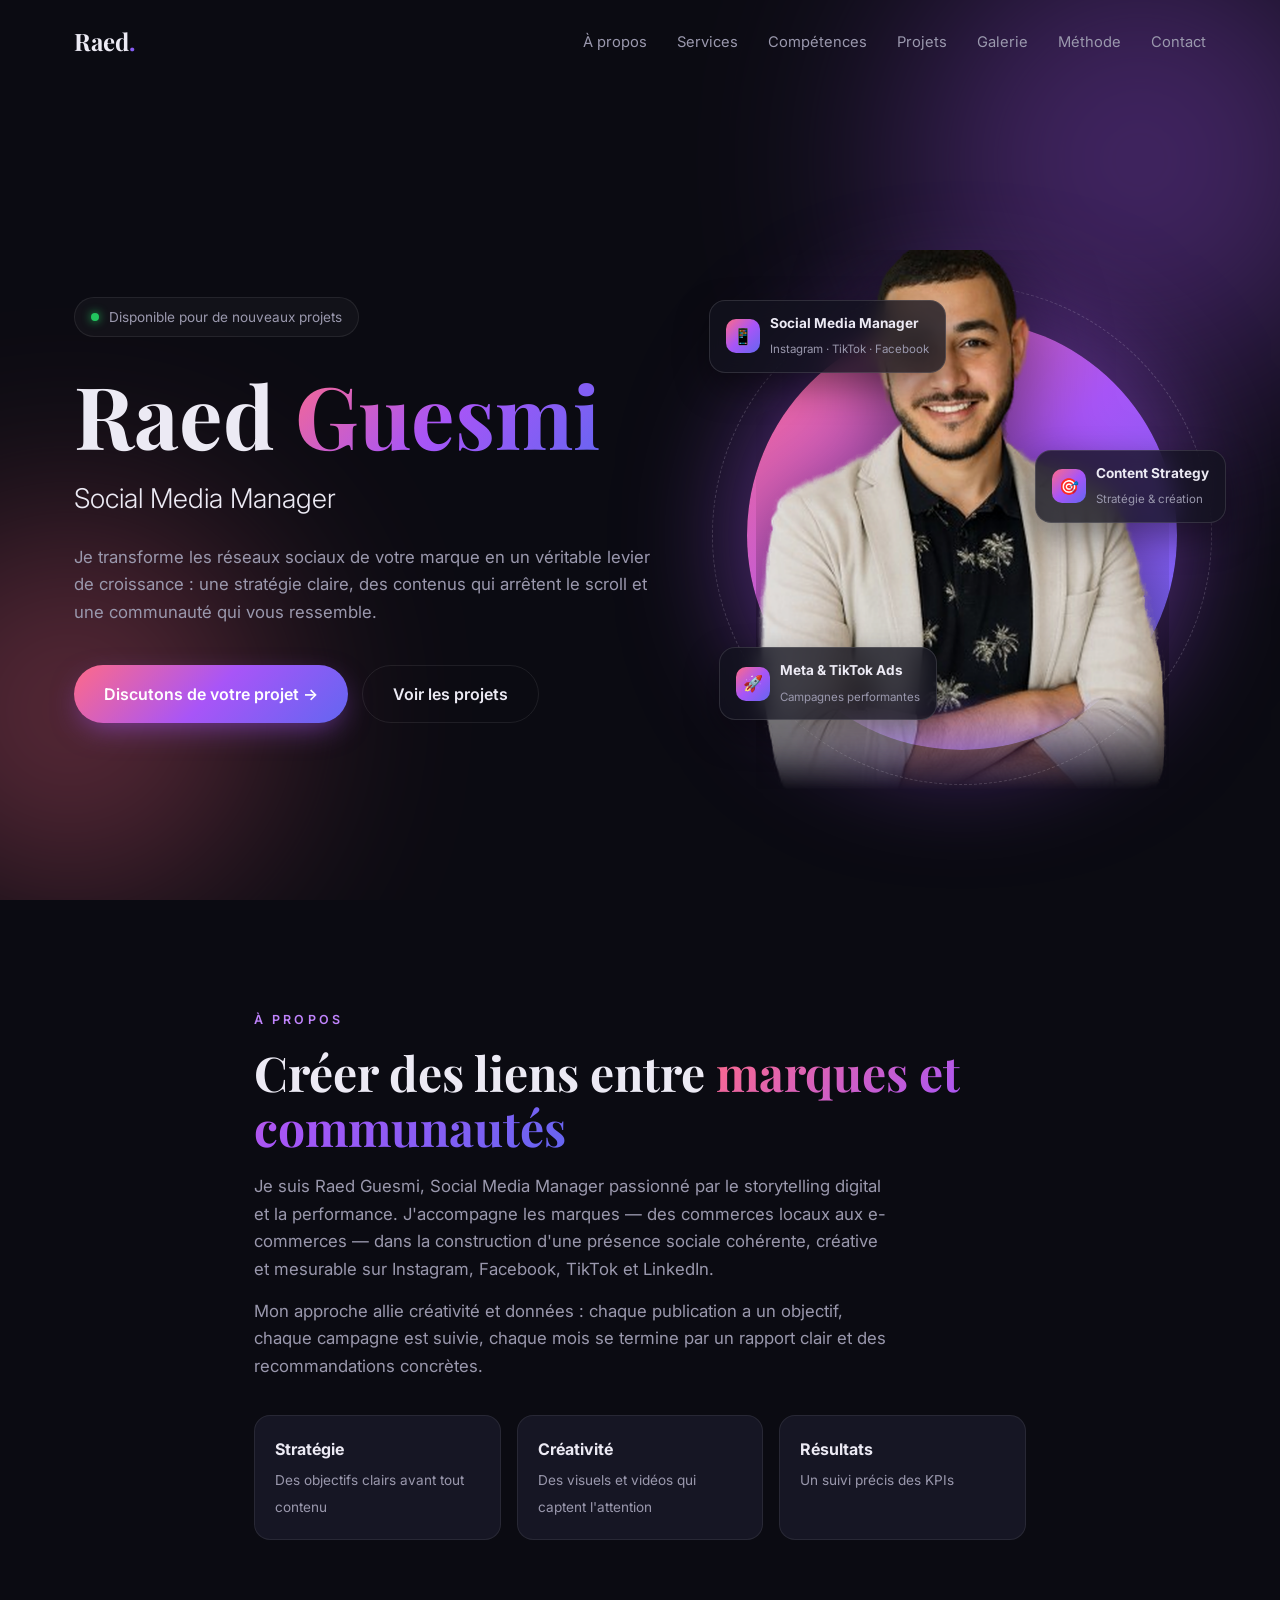
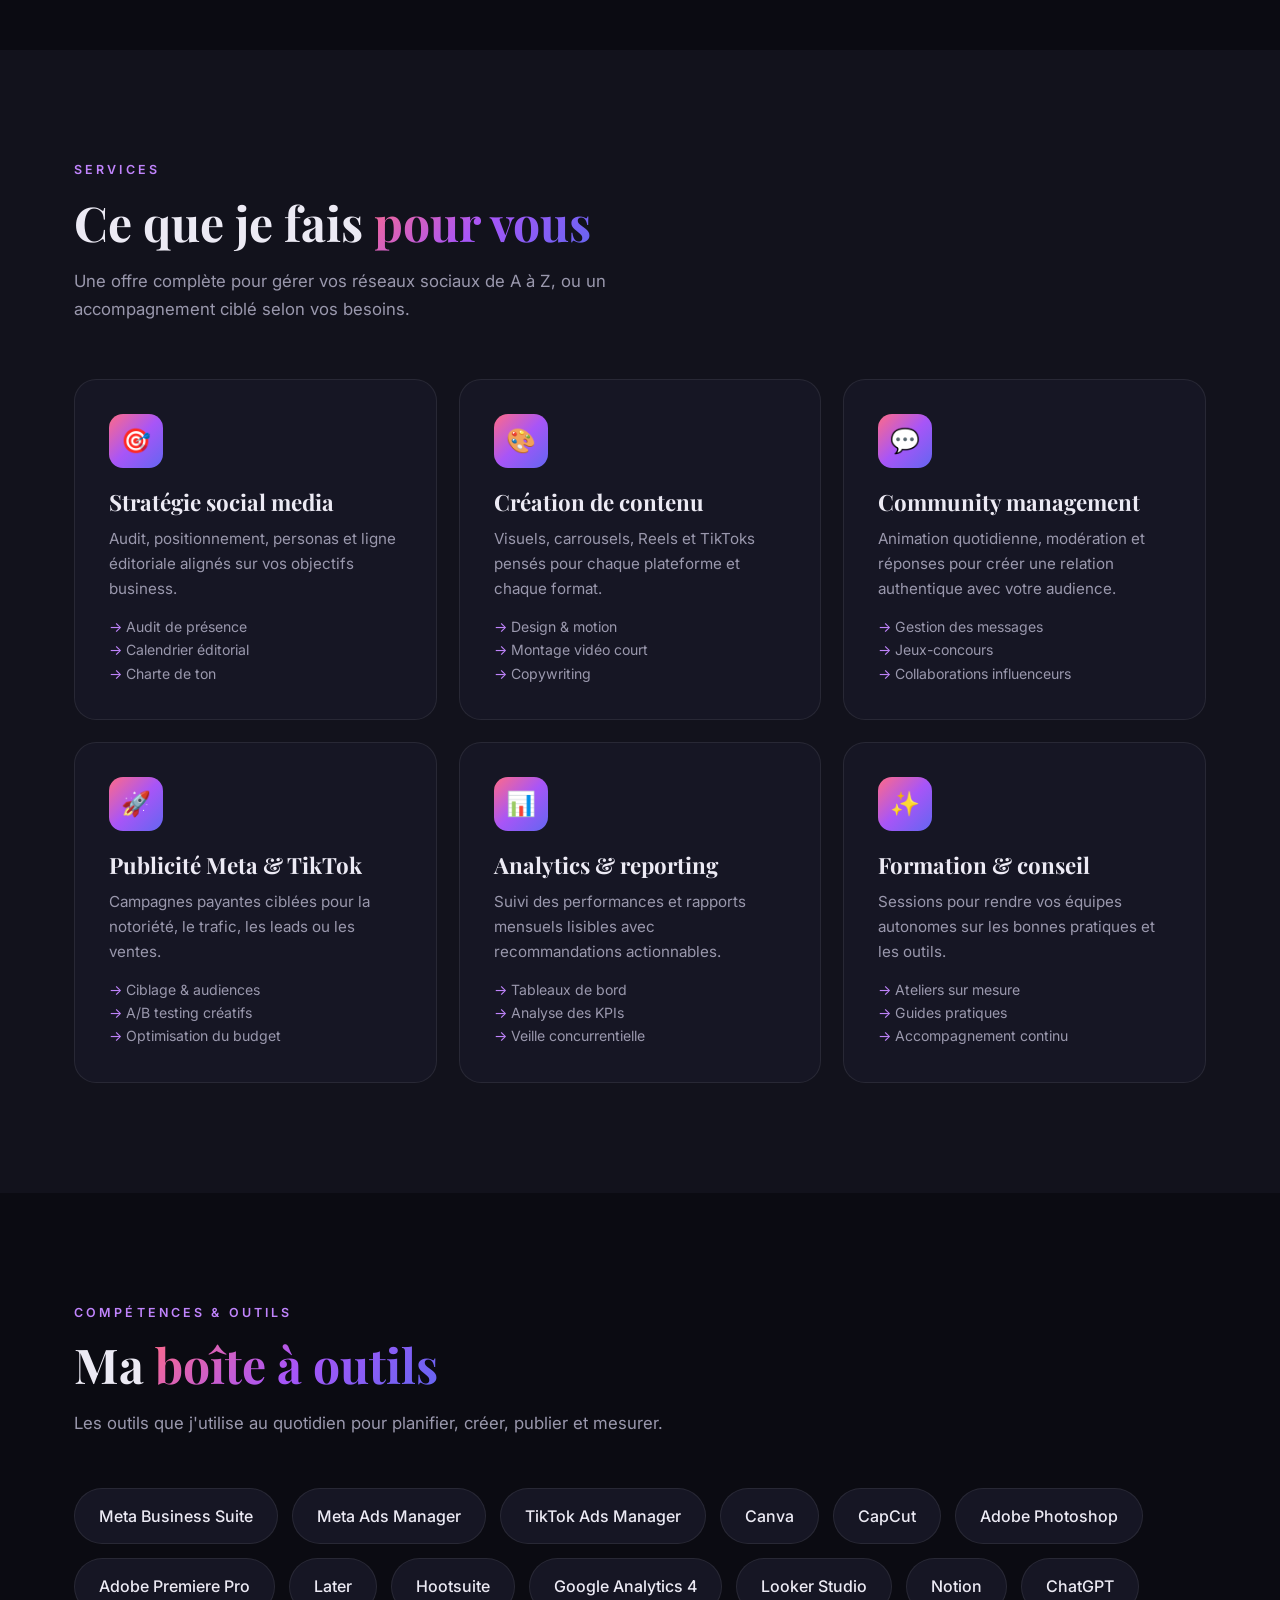
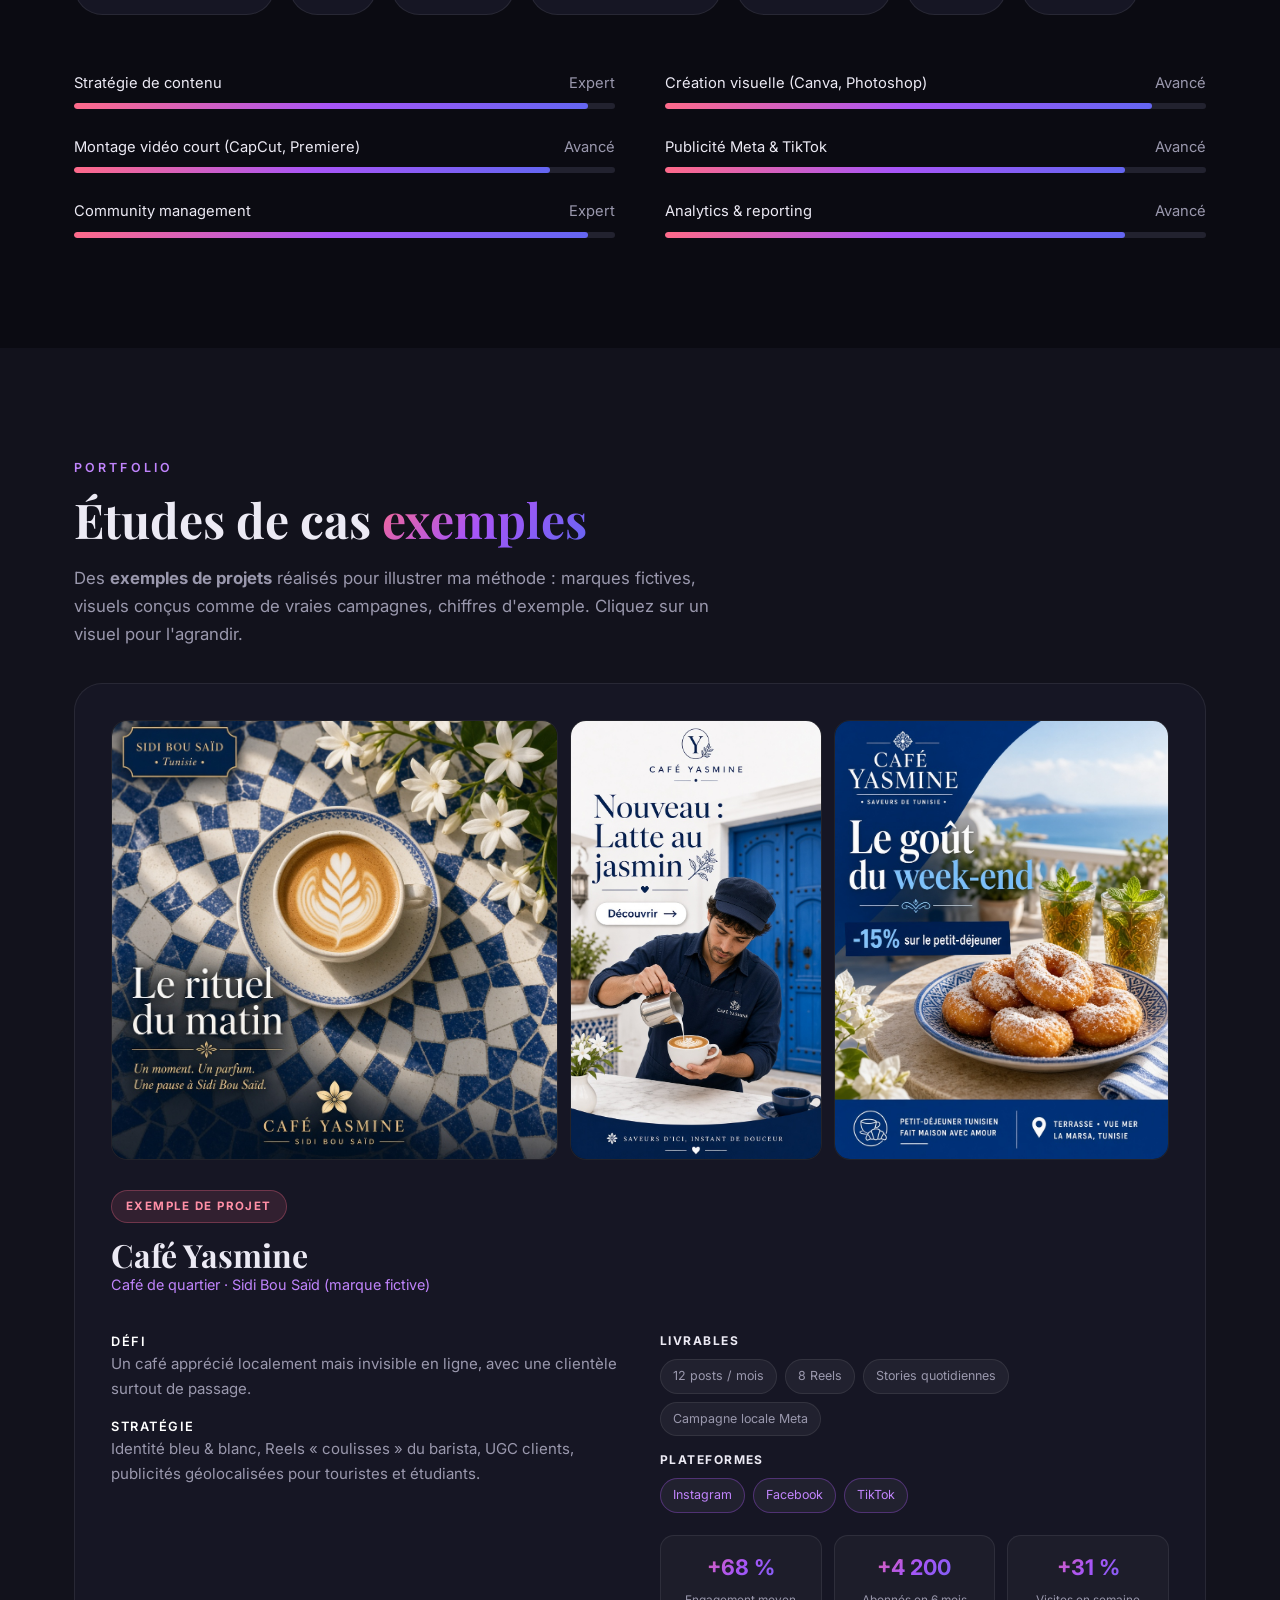
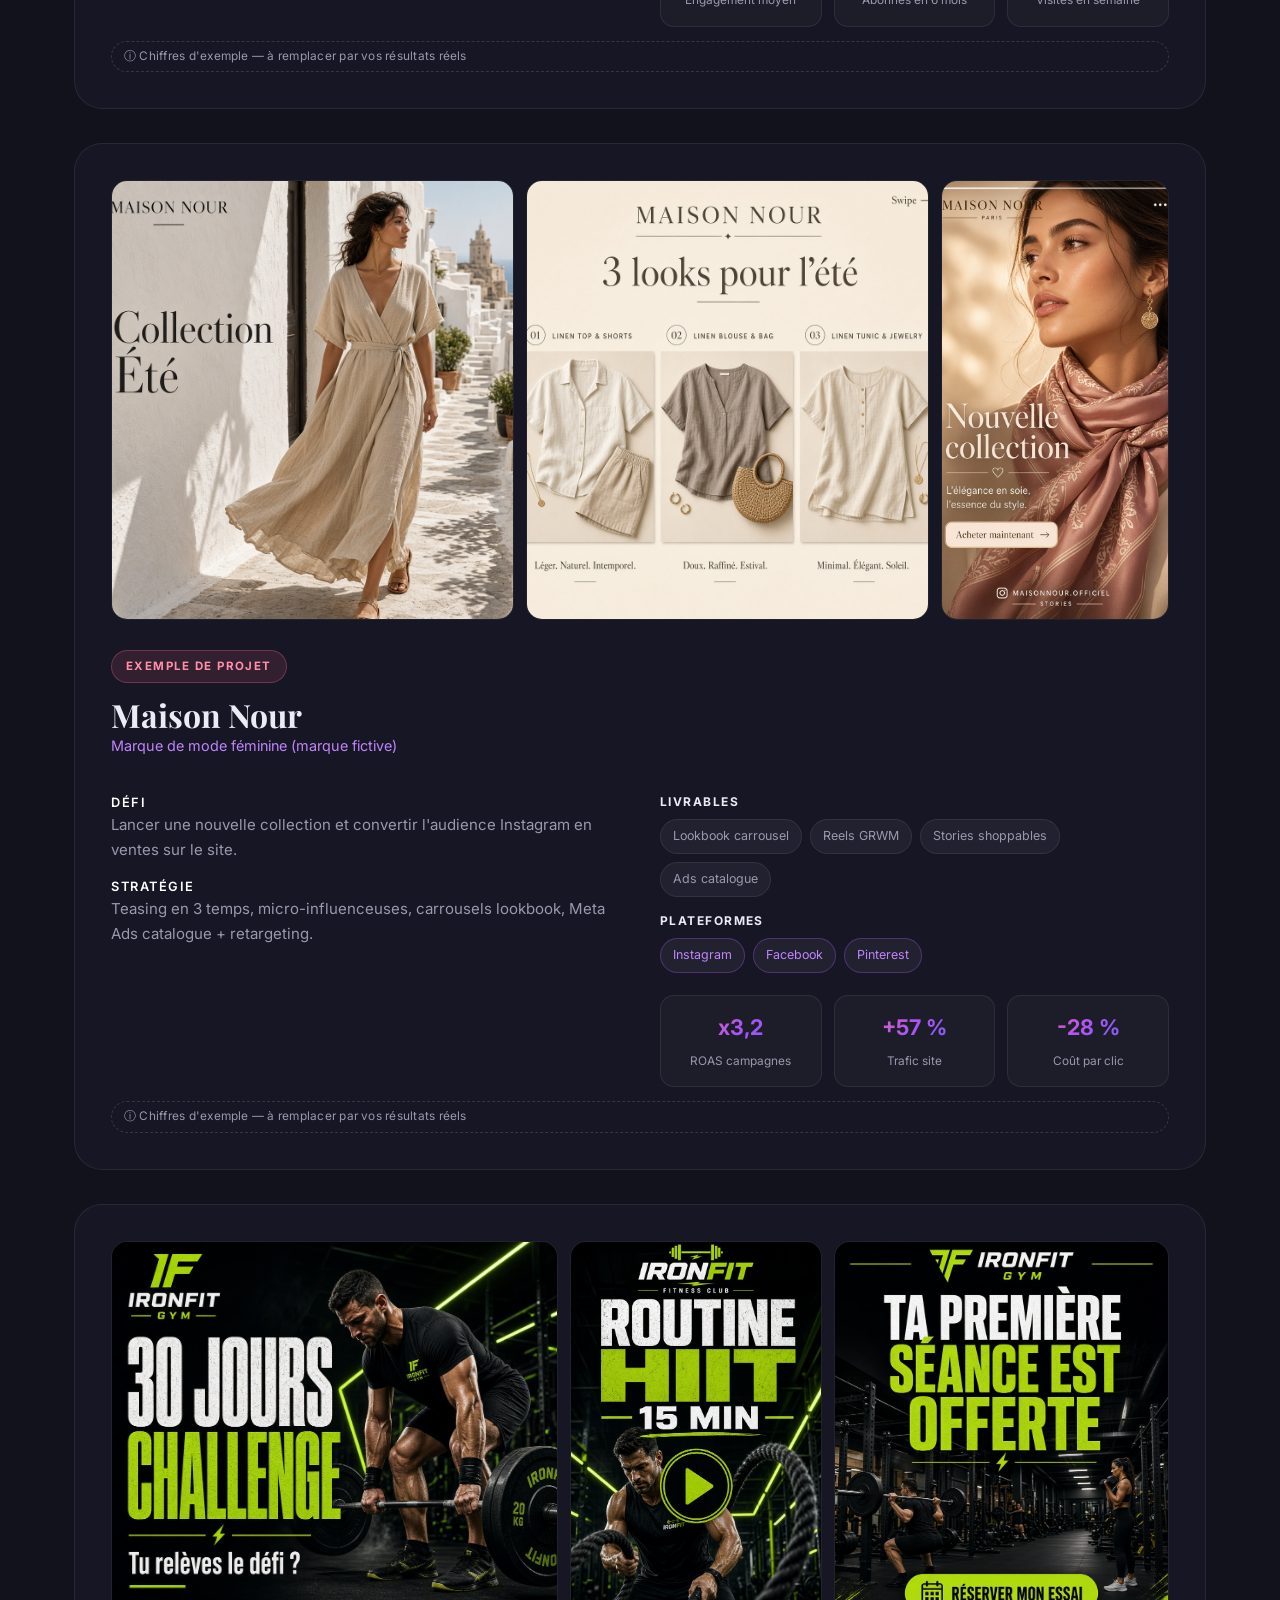
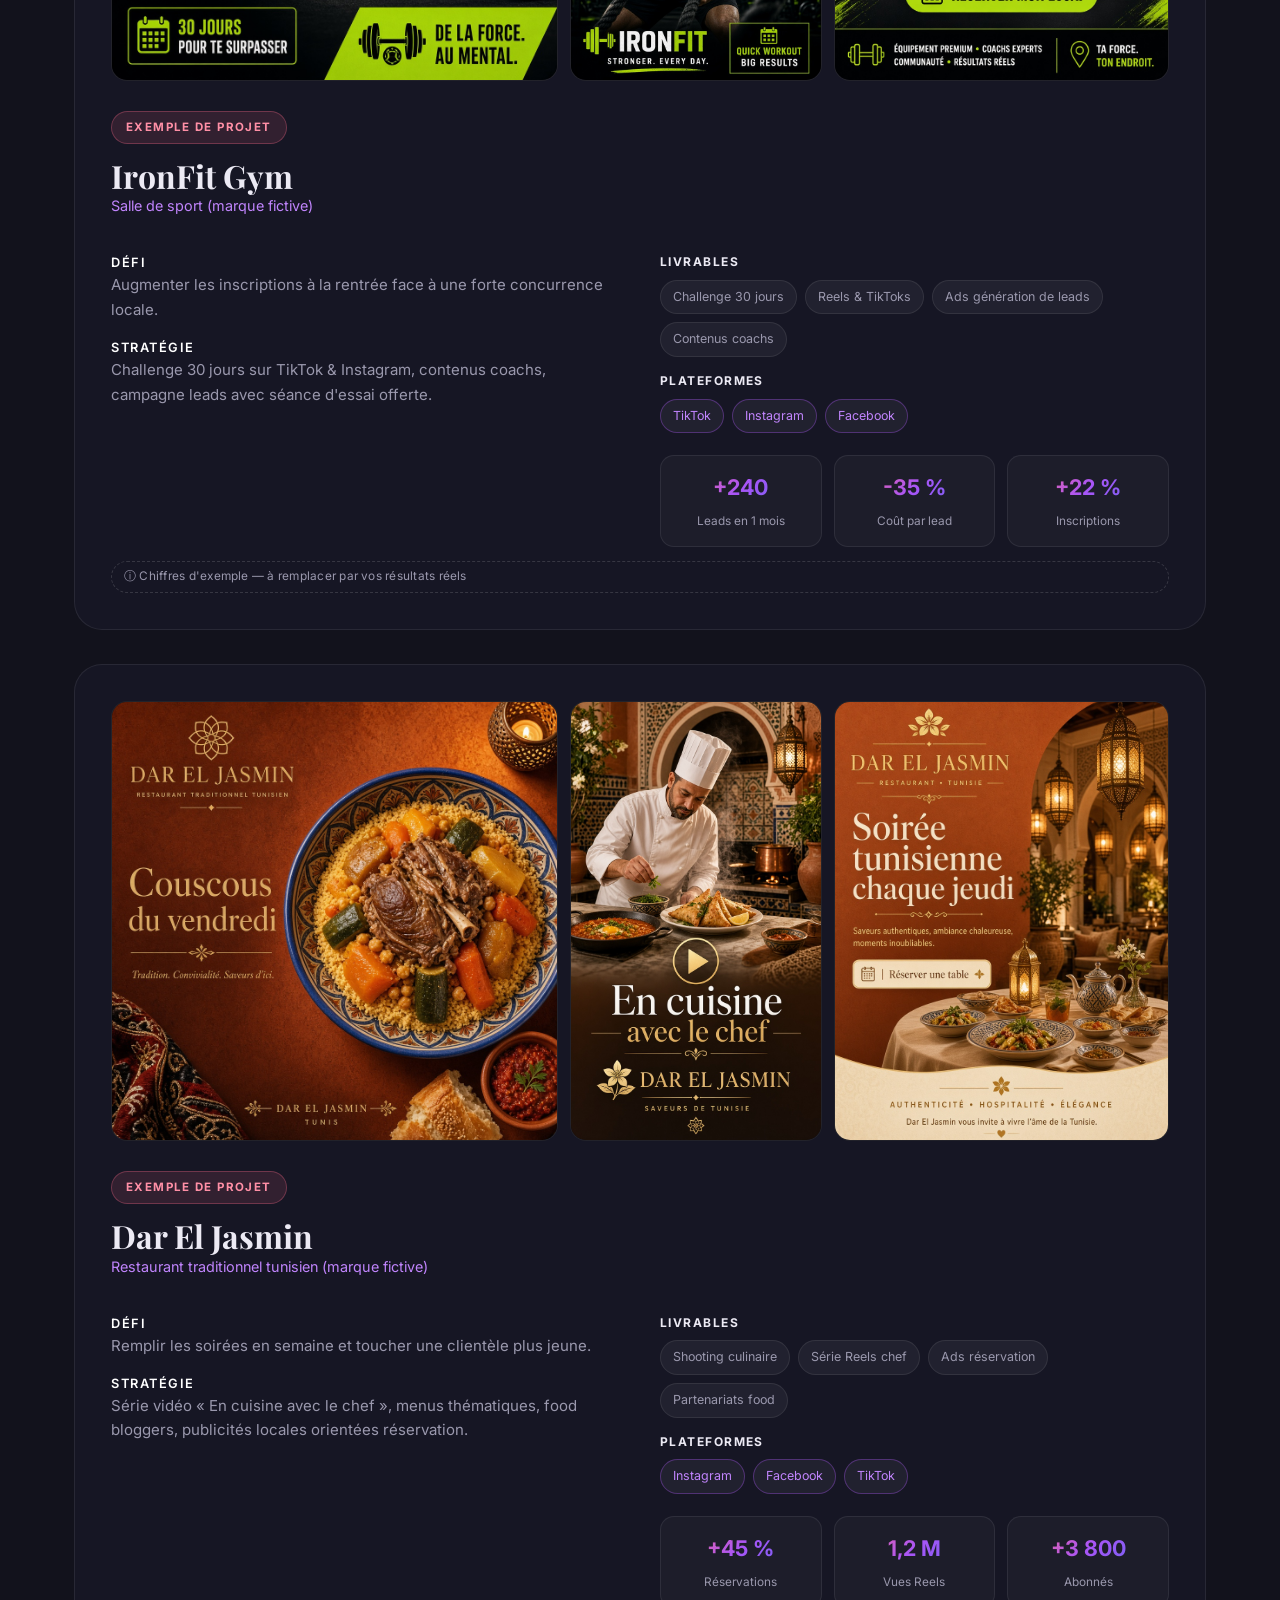
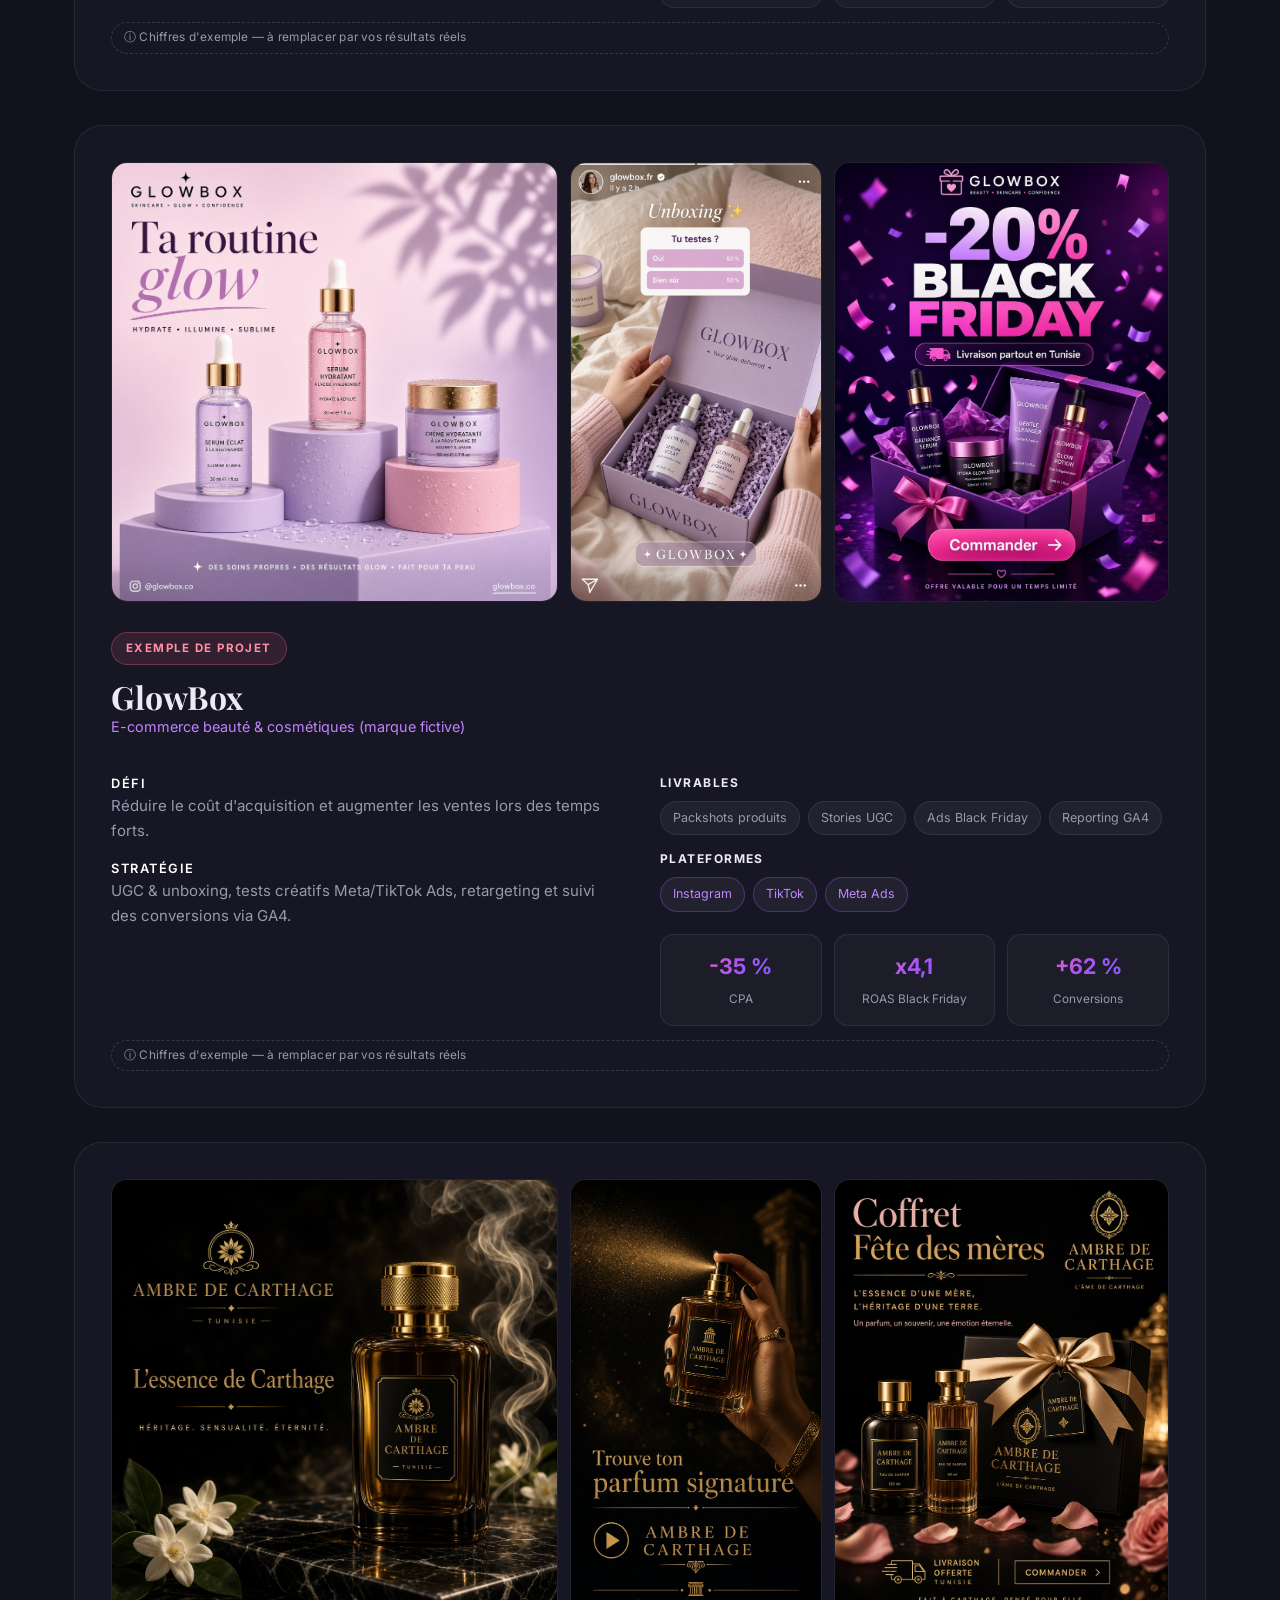
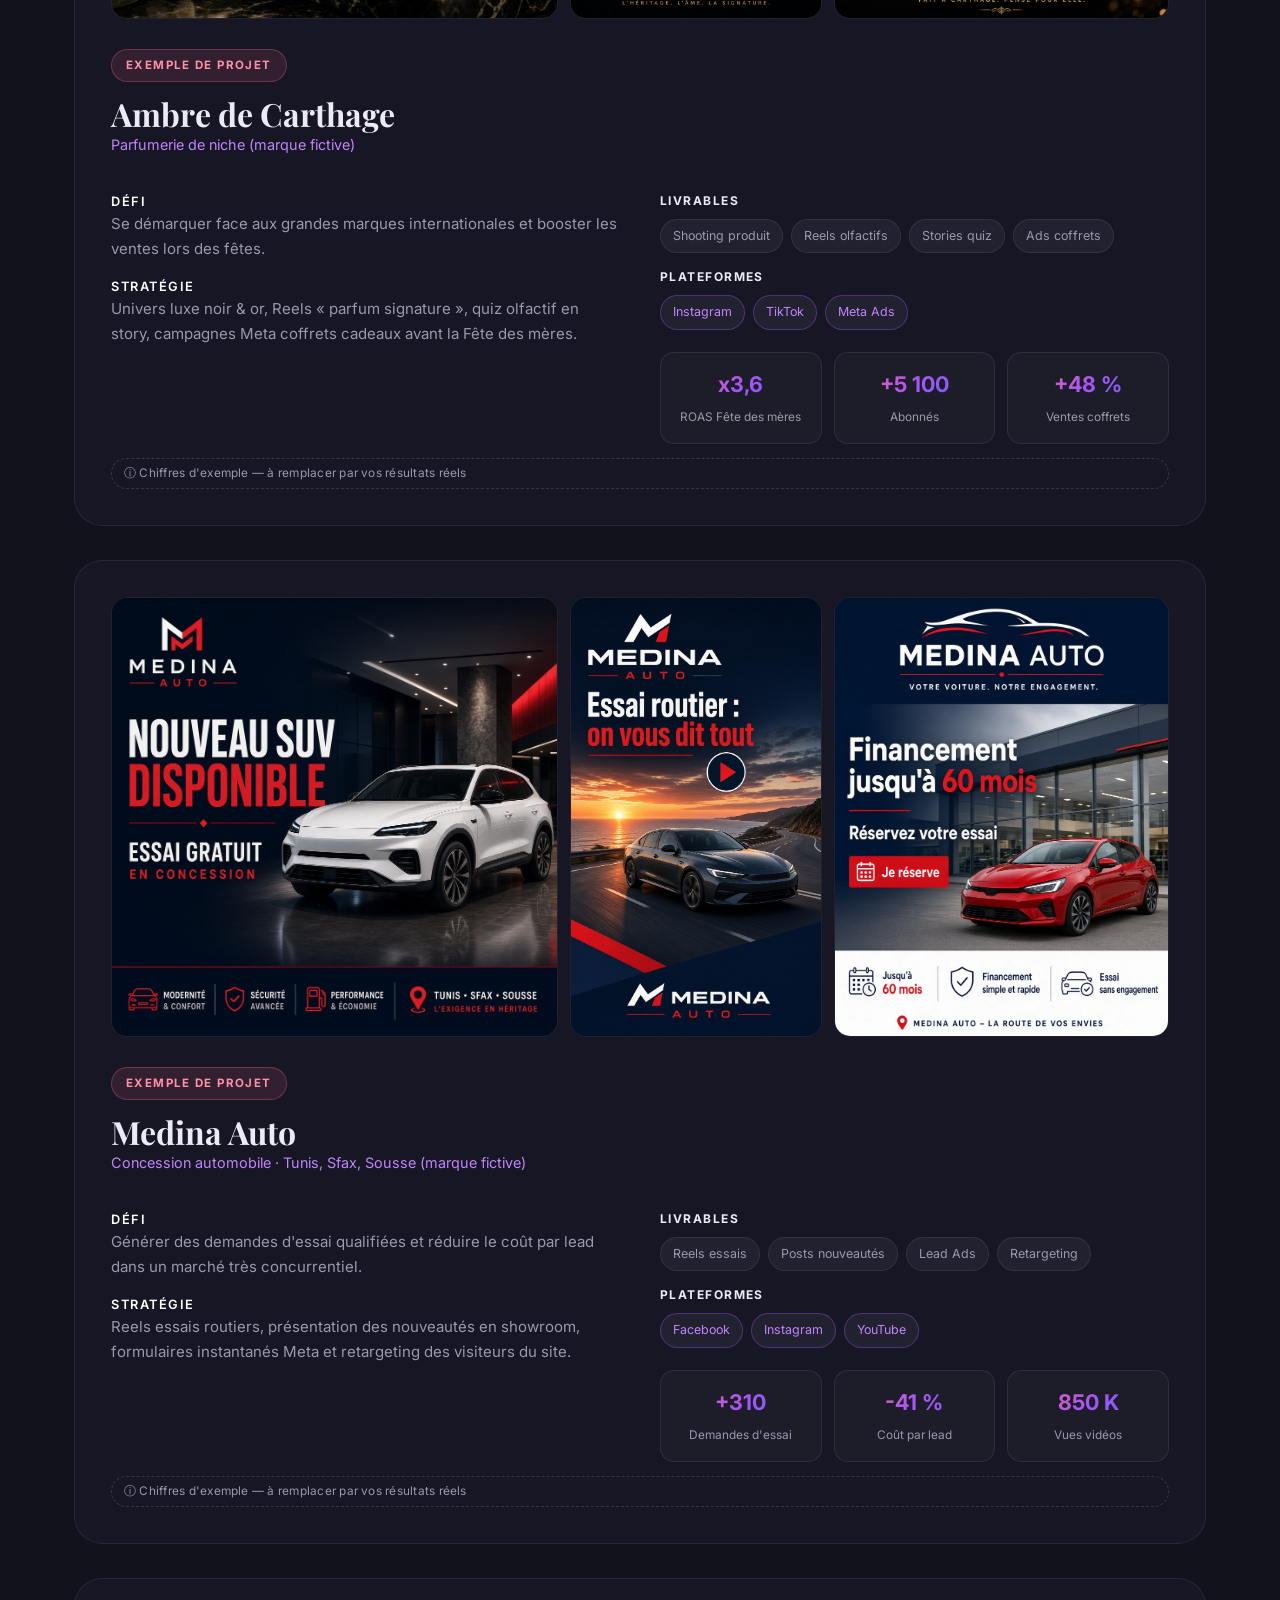
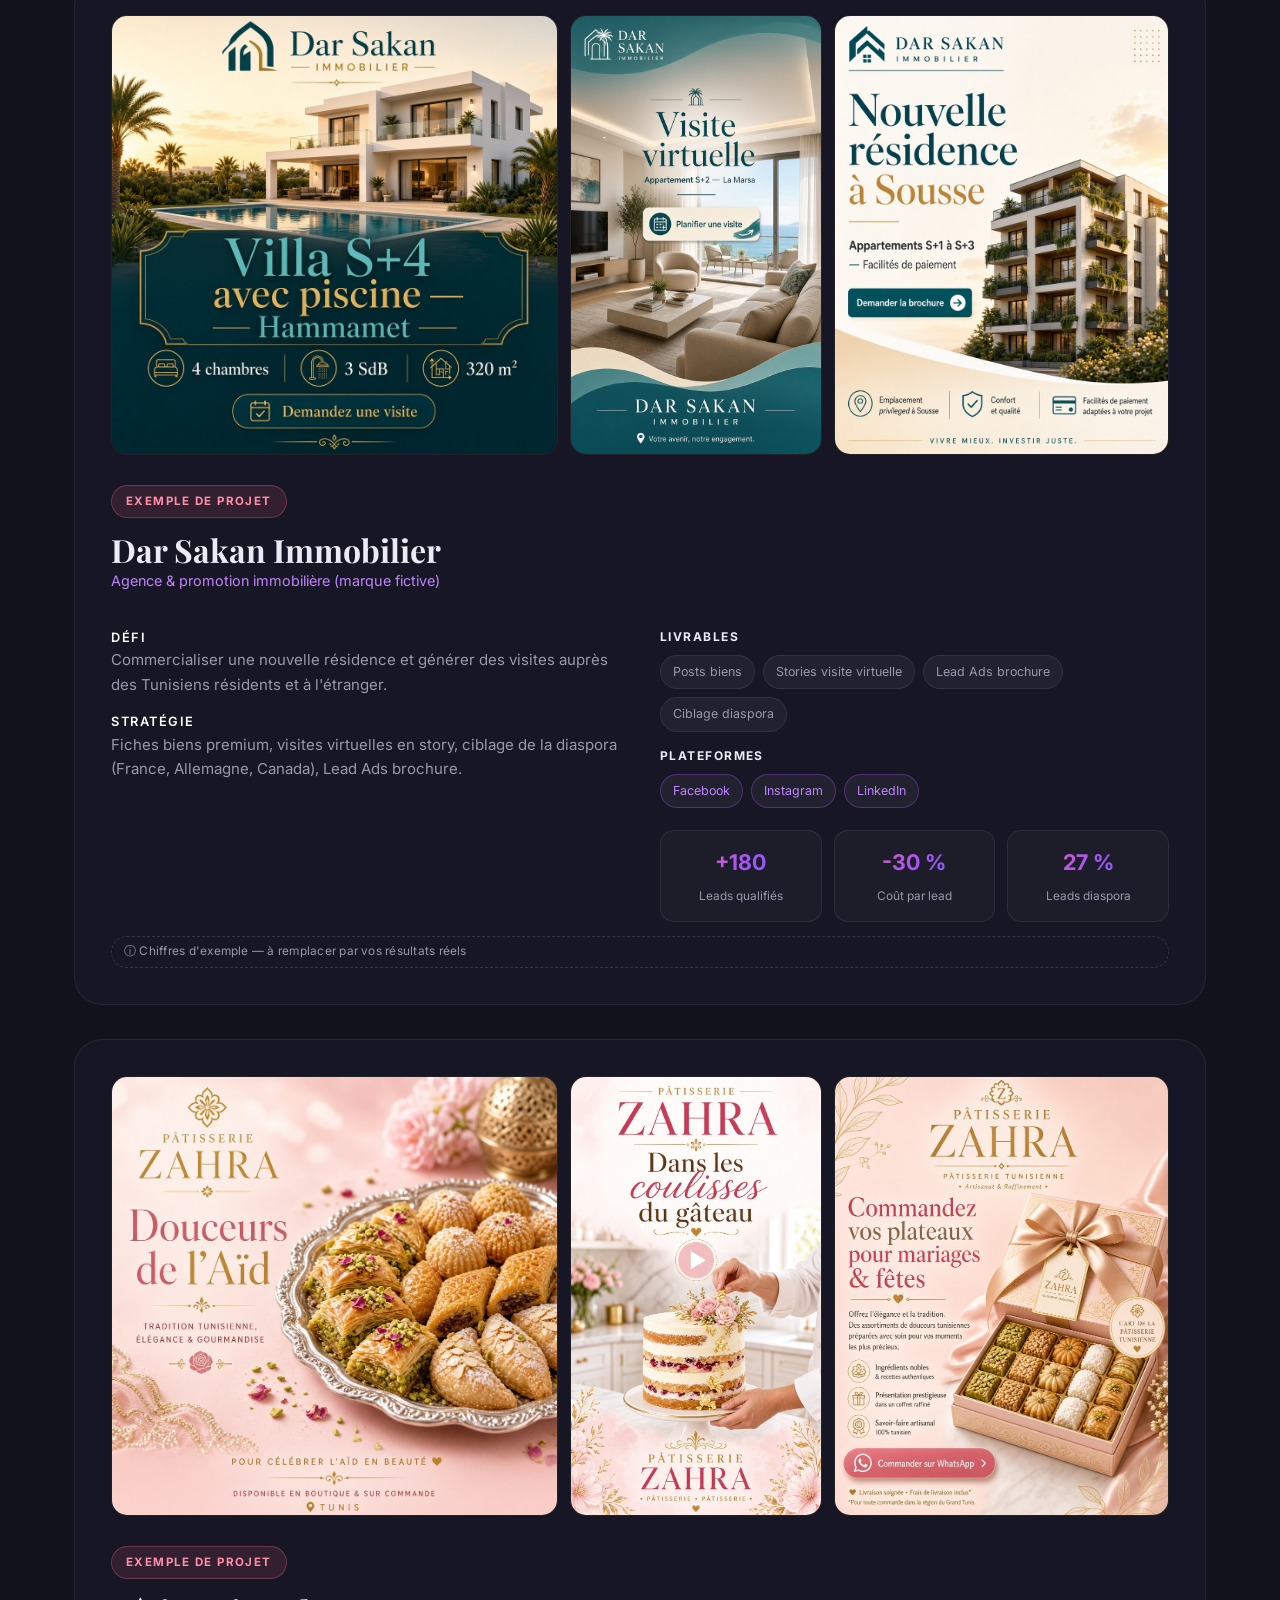
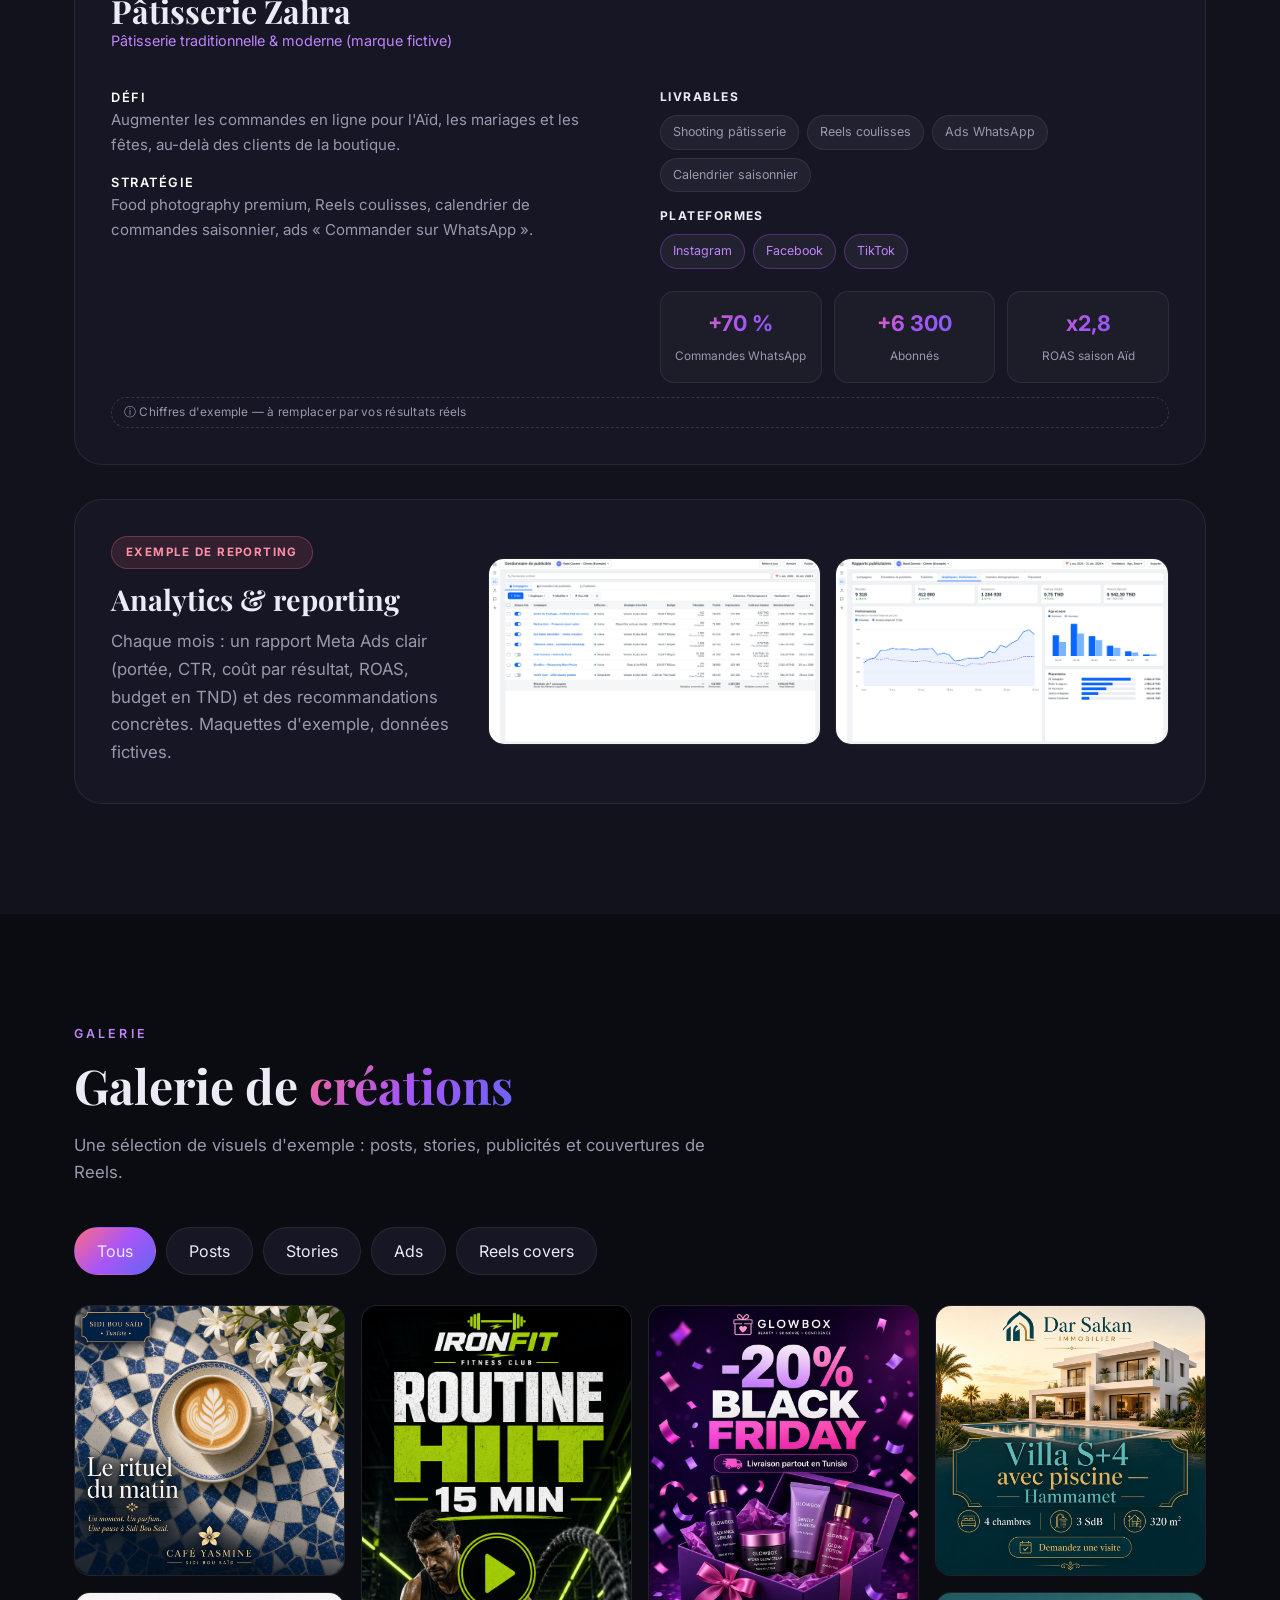
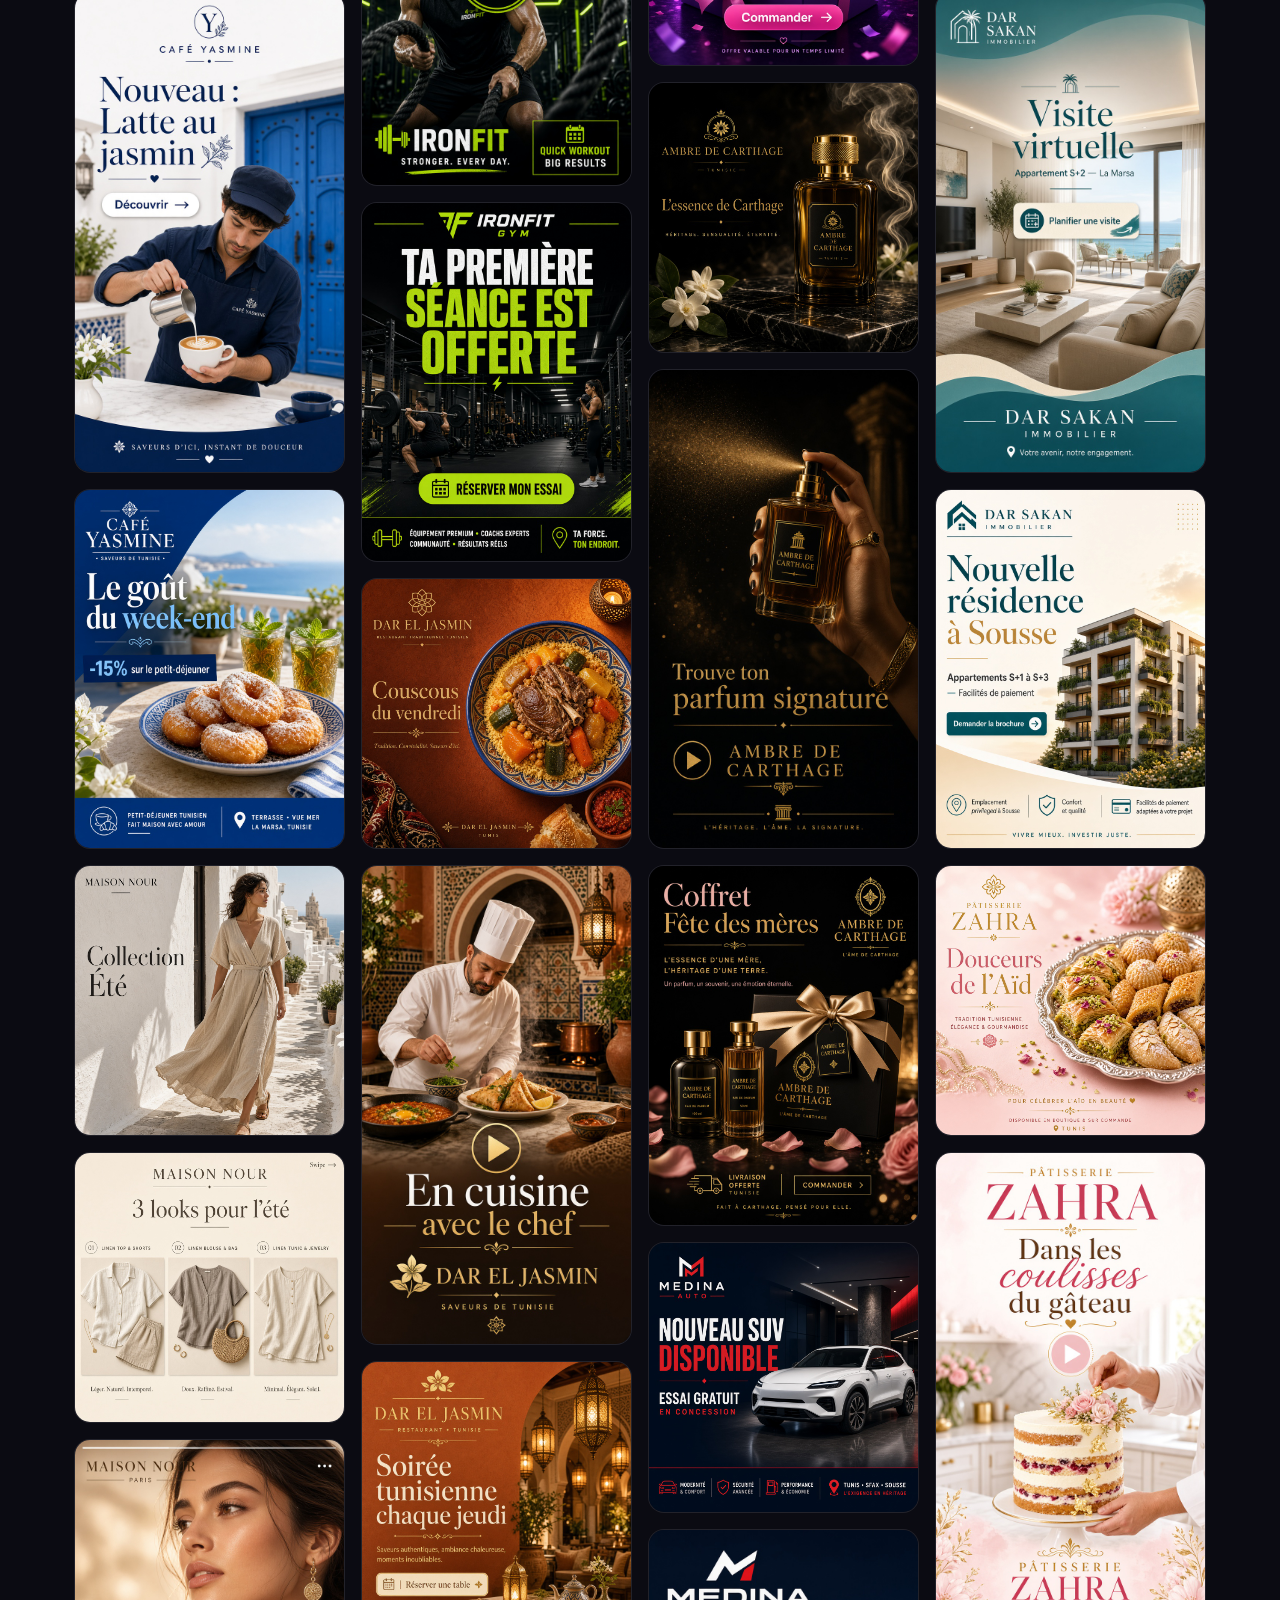
<file: index.html>
<!DOCTYPE html>
<html lang="fr"><head><meta charset="UTF-8"><meta name="viewport" content="width=device-width,initial-scale=1">
<title>Raed Guesmi — Social Media Manager</title>
<meta name="description" content="Portfolio de Raed Guesmi, Social Media Manager : stratégie, création de contenu, community management, publicité Meta & TikTok.">
<link href="https://fonts.googleapis.com/css2?family=Inter:wght@300;400;500;600;700&family=Playfair+Display:ital,wght@0,600;0,700;1,600&display=swap" rel="stylesheet">
<style>
:root{--bg:#0b0b12;--bg2:#12121c;--card:#161624;--line:rgba(255,255,255,.08);--txt:#eceaf4;--mut:#9a98ad;--g:linear-gradient(135deg,#ff6a88 0%,#a855f7 50%,#6366f1 100%)}
*{margin:0;padding:0;box-sizing:border-box}html{scroll-behavior:smooth}
body{font-family:Inter,sans-serif;background:var(--bg);color:var(--txt);line-height:1.65;overflow-x:hidden}
a{color:inherit;text-decoration:none}.wrap{max-width:1180px;margin:auto;padding:0 24px}
.gt{background:var(--g);-webkit-background-clip:text;background-clip:text;color:transparent}
h1,h2,h3{font-family:'Playfair Display',serif;line-height:1.15}
section{padding:110px 0}.eyebrow{font-size:.78rem;letter-spacing:.25em;text-transform:uppercase;color:#c084fc;font-weight:600;margin-bottom:14px}
h2{font-size:clamp(2rem,4vw,3rem);margin-bottom:18px}.lead{color:var(--mut);max-width:640px;font-size:1.05rem}
.btn{display:inline-flex;align-items:center;gap:8px;padding:15px 30px;border-radius:50px;font-weight:600;transition:.3s}
.btn-p{background:var(--g);color:#fff;box-shadow:0 10px 30px -8px rgba(168,85,247,.6)}.btn-p:hover{transform:translateY(-3px);box-shadow:0 16px 40px -8px rgba(168,85,247,.8)}
.btn-o{border:1px solid var(--line)}.btn-o:hover{border-color:#a855f7;background:rgba(168,85,247,.08)}
nav{position:fixed;top:0;left:0;right:0;z-index:100;transition:.3s;padding:22px 0}
nav.s{background:rgba(11,11,18,.82);backdrop-filter:blur(14px);padding:14px 0;border-bottom:1px solid var(--line)}
nav .wrap{display:flex;justify-content:space-between;align-items:center}
.logo{font-family:'Playfair Display';font-size:1.5rem;font-weight:700}.logo span{background:var(--g);-webkit-background-clip:text;color:transparent}
.links{display:flex;gap:30px;list-style:none;font-size:.92rem;color:var(--mut)}.links a:hover{color:#fff}
.burger{display:none;background:none;border:0;color:#fff;font-size:1.6rem;cursor:pointer}
/* hero */
.hero{overflow:hidden;min-height:100vh;display:flex;align-items:center;position:relative;padding-top:120px}
.blob{position:absolute;border-radius:50%;filter:blur(110px);opacity:.35;z-index:-1;animation:fl 14s ease-in-out infinite}
.b1{width:480px;height:480px;background:#a855f7;top:-80px;right:-100px}.b2{width:380px;height:380px;background:#ff6a88;bottom:0;left:-120px;animation-delay:-6s}
@keyframes fl{50%{transform:translate(40px,-40px) scale(1.1)}}
.hero-g{display:grid;grid-template-columns:1.2fr 1fr;gap:60px;align-items:center}
.pill{display:inline-flex;align-items:center;gap:10px;padding:8px 16px;border:1px solid var(--line);border-radius:50px;font-size:.85rem;color:var(--mut);margin-bottom:28px;background:rgba(255,255,255,.03)}
.dot{width:8px;height:8px;border-radius:50%;background:#22c55e;box-shadow:0 0 10px #22c55e}
.hero h1{font-size:clamp(3rem,7vw,5.4rem);margin-bottom:12px}.hero .role{font-size:clamp(1.2rem,2.4vw,1.7rem);font-weight:300;margin-bottom:22px}
.hero p.lead{margin-bottom:38px}.cta{display:flex;gap:14px;flex-wrap:wrap}
.stack{position:relative;height:520px}
.phone{position:absolute;width:250px;height:500px;border-radius:38px;background:#0f0f18;border:8px solid #1f1f2e;box-shadow:0 40px 80px -20px rgba(0,0,0,.8);overflow:hidden}
.ph1{left:10%;top:0;transform:rotate(-6deg);animation:bob 6s ease-in-out infinite}.ph2{right:0;top:40px;transform:rotate(5deg);animation:bob 6s ease-in-out infinite -3s}
@keyframes bob{50%{margin-top:-14px}}
.ph-h{display:flex;align-items:center;gap:8px;padding:14px 12px;font-size:.72rem;font-weight:600}
.av{width:26px;height:26px;border-radius:50%;background:var(--g)}
.ph-img{height:250px;display:flex;align-items:center;justify-content:center;font-family:'Playfair Display';font-size:1.6rem;text-align:center;padding:20px;color:#fff}
.ph-a{padding:10px 12px;font-size:.7rem;color:var(--mut)}.ph-a b{color:#fff}.ico{font-size:1rem;letter-spacing:8px;margin-bottom:6px;color:#fff}
.ph-l{height:8px;border-radius:4px;background:#22222f;margin:8px 12px}
/* about */
.about-g{display:grid;grid-template-columns:1fr;max-width:820px;gap:70px;align-items:center}
.portrait{aspect-ratio:4/5;border-radius:28px;background:var(--g);position:relative;display:flex;align-items:center;justify-content:center;font-family:'Playfair Display';font-size:7rem;font-weight:700;color:rgba(255,255,255,.95)}
.portrait::after{content:"";position:absolute;inset:14px;border:1px solid rgba(255,255,255,.35);border-radius:20px}
.vals{display:grid;grid-template-columns:repeat(3,1fr);gap:16px;margin-top:34px}
.val{padding:20px;border:1px solid var(--line);border-radius:16px;background:var(--card)}.val b{display:block;font-size:1rem;margin-bottom:4px}.val span{font-size:.85rem;color:var(--mut)}
/* cards */
.alt{background:var(--bg2)}.grid3{display:grid;grid-template-columns:repeat(auto-fit,minmax(300px,1fr));gap:22px;margin-top:56px}
.card{padding:34px;border-radius:22px;background:var(--card);border:1px solid var(--line);transition:.4s;position:relative;overflow:hidden}
.card:hover{transform:translateY(-6px);border-color:rgba(168,85,247,.45)}
.card::before{content:"";position:absolute;inset:0;background:var(--g);opacity:0;transition:.4s;z-index:0}.card:hover::before{opacity:.06}.card>*{position:relative}
.ic{width:54px;height:54px;border-radius:14px;background:var(--g);display:flex;align-items:center;justify-content:center;font-size:1.5rem;margin-bottom:22px}
.card h3{font-size:1.4rem;margin-bottom:10px}.card p{color:var(--mut);font-size:.95rem}
.card ul{margin-top:14px;list-style:none;font-size:.88rem;color:var(--mut)}.card li::before{content:"→ ";color:#c084fc}
/* tools */
.tools{display:flex;flex-wrap:wrap;gap:14px;margin-top:50px}
.tool{padding:14px 24px;border-radius:50px;border:1px solid var(--line);background:var(--card);font-weight:500;transition:.3s}.tool:hover{border-color:#a855f7;transform:translateY(-3px)}
.bars{display:grid;grid-template-columns:1fr 1fr;gap:26px 50px;margin-top:56px}
.bar label{display:flex;justify-content:space-between;font-size:.92rem;margin-bottom:8px}.bar label span{color:var(--mut)}
.track{height:6px;border-radius:6px;background:#22222f;overflow:hidden}.fill{height:100%;width:0;background:var(--g);border-radius:6px;transition:1.6s cubic-bezier(.2,.8,.2,1)}
/* cases */
.case{display:grid;grid-template-columns:1fr 1.25fr;gap:50px;align-items:center;padding:44px;border-radius:28px;background:var(--card);border:1px solid var(--line);margin-top:34px}
.case:nth-child(even) .mock{order:2}
.tag{display:inline-block;padding:6px 14px;border-radius:50px;font-size:.72rem;font-weight:700;letter-spacing:.12em;text-transform:uppercase;background:rgba(255,106,136,.12);color:#ff8fa6;border:1px solid rgba(255,106,136,.3);margin-bottom:14px}
.case h3{font-size:1.9rem;margin-bottom:6px}.sector{color:#c084fc;font-size:.9rem;margin-bottom:20px}
.cs dt{font-weight:600;font-size:.8rem;letter-spacing:.12em;text-transform:uppercase;color:#fff;margin-top:14px}.cs dd{color:var(--mut);font-size:.94rem}
.res{display:grid;grid-template-columns:repeat(3,1fr);gap:12px;margin-top:22px}
.res div{padding:14px;border-radius:14px;background:rgba(255,255,255,.03);border:1px solid var(--line);text-align:center}
.res b{display:block;font-size:1.35rem;background:var(--g);-webkit-background-clip:text;color:transparent}.res span{font-size:.74rem;color:var(--mut)}
.note{display:inline-block;font-size:.74rem;color:#9a98ad;margin-top:14px;padding:5px 12px;border-radius:50px;border:1px dashed rgba(255,255,255,.14);letter-spacing:.02em}
.mock{display:grid;grid-template-columns:1fr 1fr;gap:14px}
.post{border-radius:18px;background:#0f0f18;border:1px solid var(--line);overflow:hidden;font-size:.7rem}
.post .ph-img{height:180px;font-size:1.2rem}.post.tall .ph-img{height:240px}
.post .cap{padding:10px 12px;color:var(--mut)}.post .cap b{color:#fff}
/* process */
.steps{display:grid;grid-template-columns:repeat(5,1fr);gap:18px;margin-top:56px;counter-reset:s}
.step{padding:28px 22px;border-radius:20px;background:var(--card);border:1px solid var(--line);position:relative}
.step::before{counter-increment:s;content:"0" counter(s);font-family:'Playfair Display';font-size:2.4rem;font-weight:700;background:var(--g);-webkit-background-clip:text;color:transparent;display:block;margin-bottom:10px}
.step h3{font-size:1.15rem;margin-bottom:8px}.step p{font-size:.86rem;color:var(--mut)}
/* testi */
.tq{font-family:'Playfair Display';font-style:italic;font-size:1.1rem;line-height:1.6;color:#ddd}.who{display:flex;align-items:center;gap:12px;margin-top:22px}.who b{display:block;font-size:.95rem}.who span{font-size:.8rem;color:var(--mut)}
/* contact */
.contact{text-align:center;border-radius:32px;padding:80px 30px;background:radial-gradient(circle at 30% 0%,rgba(168,85,247,.25),transparent 60%),radial-gradient(circle at 80% 100%,rgba(255,106,136,.2),transparent 60%),var(--card);border:1px solid var(--line)}
.contact .lead{margin:0 auto 40px}.cinfo{display:flex;justify-content:center;gap:16px;flex-wrap:wrap;margin-bottom:36px}
.ci{padding:16px 26px;border-radius:16px;border:1px solid var(--line);background:rgba(0,0,0,.25);text-align:left}.ci small{display:block;color:var(--mut);font-size:.75rem}.ci b{font-weight:500}
.ph-note{font-size:.78rem;color:#77758a;margin-top:22px}
form{max-width:620px;margin:0 auto;display:grid;grid-template-columns:1fr 1fr;gap:14px}
input,textarea,select{width:100%;padding:15px 18px;border-radius:14px;border:1px solid var(--line);background:rgba(0,0,0,.3);color:#fff;font:inherit}
textarea{grid-column:1/-1;min-height:120px;resize:vertical}form .btn{grid-column:1/-1;justify-content:center;border:0;cursor:pointer;font:inherit;font-weight:600}
input:focus,textarea:focus{outline:none;border-color:#a855f7}
footer{padding:40px 0;border-top:1px solid var(--line);color:var(--mut);font-size:.85rem}footer .wrap{display:flex;justify-content:space-between;flex-wrap:wrap;gap:12px}
.rv{opacity:0;transform:translateY(40px);transition:1s cubic-bezier(.2,.8,.2,1)}.rv.in{opacity:1;transform:none}
@media(max-width:960px){.hero-g,.about-g,.case{grid-template-columns:1fr}.case:nth-child(even) .mock{order:0}.steps{grid-template-columns:1fr 1fr}.bars{grid-template-columns:1fr}.stack{height:460px;max-width:440px;margin:auto;width:100%}
.links{display:none;position:absolute;top:100%;left:0;right:0;flex-direction:column;background:#0b0b12;padding:24px;border-bottom:1px solid var(--line)}.links.open{display:flex}.burger{display:block}}
@media(max-width:560px){section{padding:80px 0}.case{padding:24px}.res,.vals{grid-template-columns:1fr}.steps{grid-template-columns:1fr}form{grid-template-columns:1fr}.phone{width:200px;height:420px}.ph-img{height:200px;font-size:1.15rem}.ph2 .ph-img{height:260px!important}}
.pc{display:grid;grid-template-columns:1.3fr 1fr;gap:44px;padding:36px;border-radius:28px;background:var(--card);border:1px solid var(--line);margin-top:34px;align-items:center}
.pc:nth-of-type(even) .pg{order:2}.pg{display:flex;gap:12px;height:330px}.pg .gi{flex:1 1 0;min-width:0;height:100%}.pg .gi.tall{flex-grow:.5625}.pg .gi[data-src$="-ad.jpg"]{flex-grow:.75}.pg .gi img{object-fit:cover;width:100%!important}
.pc,.pc:nth-of-type(even){grid-template-columns:1fr!important;gap:30px}.pc:nth-of-type(even) .pg{order:0}.pg{height:440px!important;justify-content:center}.pi{display:grid;grid-template-columns:1fr 1fr;gap:0 40px}.pi>.tag,.pi>h3,.pi>.sector{grid-column:1/-1}.pi>.tag{justify-self:start}.pi>h3{font-size:2rem}.pi>.cs{grid-row:span 3}.pi>.note{grid-column:1/-1}.pg .gi img{width:auto;max-width:100%;height:100%}
.gi{position:relative;margin:0;border-radius:16px;overflow:hidden;cursor:zoom-in;background:#0f0f18;border:1px solid var(--line)}
.gi img{width:100%;height:100%;object-fit:cover;display:block;transition:transform .6s}.gi:hover img{transform:scale(1.06)}
.gi figcaption{position:absolute;left:0;right:0;bottom:0;padding:24px 12px 10px;font-size:.75rem;background:linear-gradient(transparent,rgba(0,0,0,.85));opacity:0;transition:.3s}.gi:hover figcaption{opacity:1}
.chips{display:flex;flex-wrap:wrap;gap:8px;align-items:center;margin-top:14px}.chips b{font-size:.75rem;letter-spacing:.12em;text-transform:uppercase;width:100%}
.chips span{padding:6px 12px;border-radius:50px;font-size:.78rem;background:rgba(255,255,255,.05);border:1px solid var(--line);color:var(--mut)}.chips span.p{color:#c084fc;border-color:rgba(168,85,247,.35)}
.dash{margin-top:34px;padding:36px;border-radius:28px;border:1px solid var(--line);background:var(--card);display:grid;grid-template-columns:1fr 2fr;gap:36px;align-items:center}.dash h3{font-size:1.8rem;margin-bottom:12px}
.dg{display:grid;grid-template-columns:1fr 1fr;gap:14px}.dg .gi{aspect-ratio:16/9}
.filters{display:flex;gap:10px;flex-wrap:wrap;margin:40px 0 30px}.filters button{padding:10px 22px;border-radius:50px;border:1px solid var(--line);background:var(--card);color:var(--txt);font:inherit;cursor:pointer;transition:.3s}
.filters button.on,.filters button:hover{background:var(--g);border-color:transparent}
.masonry{columns:4 240px;column-gap:16px}.masonry .gi{break-inside:avoid;margin-bottom:16px;display:block}.masonry .gi img{height:auto}.masonry .gi.hide{display:none}
.lb{position:fixed;inset:0;z-index:999;background:rgba(5,5,10,.94);display:none;align-items:center;justify-content:center;flex-direction:column;padding:30px}.lb.open{display:flex}
.lb img{max-width:92vw;max-height:80vh;border-radius:14px;box-shadow:0 30px 80px rgba(0,0,0,.6)}.lb p{margin-top:16px;color:var(--mut)}
.lb button{position:absolute;background:rgba(255,255,255,.08);border:1px solid var(--line);color:#fff;width:50px;height:50px;border-radius:50%;font-size:1.4rem;cursor:pointer}.lb .x{top:24px;right:24px}.lb .pv{left:24px}.lb .nx{right:24px}
@media(max-width:960px){.pc,.dash,.pc:nth-of-type(even){grid-template-columns:1fr;padding:22px}.pc:nth-of-type(even) .pg{order:0}.pg{height:150px!important}.pi{grid-template-columns:1fr}.pi>.cs{grid-row:auto}.dg{grid-template-columns:1fr}}
.me{position:relative;height:560px;display:flex;align-items:flex-end;justify-content:center}
.glowc{position:absolute;width:430px;height:430px;border-radius:50%;background:var(--g);bottom:40px;left:50%;transform:translateX(-50%);box-shadow:0 0 120px rgba(168,85,247,.55)}
.ring{position:absolute;width:500px;height:500px;border-radius:50%;border:1px dashed rgba(255,255,255,.18);bottom:5px;left:50%;transform:translateX(-50%);animation:spin 40s linear infinite}@keyframes spin{to{transform:translateX(-50%) rotate(360deg)}}
.me img{position:relative;height:540px;width:auto;max-width:100%;object-fit:contain;-webkit-mask-image:linear-gradient(#000 82%,transparent);mask-image:linear-gradient(#000 82%,transparent);filter:drop-shadow(0 20px 40px rgba(0,0,0,.5))}
.bdg{position:absolute;display:flex;gap:10px;align-items:center;padding:11px 16px;border-radius:16px;background:rgba(18,18,30,.78);backdrop-filter:blur(12px);border:1px solid rgba(255,255,255,.12);box-shadow:0 14px 34px rgba(0,0,0,.4);animation:bob 6s ease-in-out infinite;z-index:2;white-space:nowrap}
.bdg b{display:block;font-size:.85rem}.bdg small{color:var(--mut);font-size:.72rem}.bi{width:34px;height:34px;border-radius:10px;background:var(--g);display:flex;align-items:center;justify-content:center}
.b1x{top:70px;left:-10px}.b2x{top:220px;right:-20px;animation-delay:-2s}.b3x{bottom:70px;left:0;animation-delay:-4s}
.portrait{background:linear-gradient(160deg,#2a1745,#161624 60%);overflow:hidden;align-items:flex-end;font-size:0}
.portrait::before{content:"";position:absolute;width:85%;aspect-ratio:1;border-radius:50%;background:var(--g);opacity:.85;bottom:22%;left:7.5%;filter:blur(2px)}
.portrait img{position:relative;width:92%;margin:0 auto;display:block;z-index:1}
.pbadge{position:absolute;left:24px;right:24px;bottom:24px;z-index:3;padding:14px 18px;border-radius:14px;background:rgba(11,11,18,.75);backdrop-filter:blur(10px);border:1px solid rgba(255,255,255,.12)}.pbadge b{display:block;font-size:1rem;font-family:Inter}.pbadge span{font-size:.8rem;color:var(--mut);font-family:Inter}
@media(max-width:960px){.me{height:480px;max-width:460px;margin:auto;width:100%}.me img{height:460px}.glowc{width:340px;height:340px}.ring{width:400px;height:400px}}
@media(max-width:560px){.me{height:400px}.me img{height:390px}.glowc{width:270px;height:270px}.ring{width:320px;height:320px}.bdg{padding:8px 12px}.bdg small{display:none}.me{margin-top:20px}.b1x{top:auto;bottom:110px;left:0}.b2x{top:auto;bottom:60px;right:0}.b3x{bottom:10px;left:10%}}
</style></head><body>
<nav id="nav"><div class="wrap"><a href="#" class="logo">Raed<span>.</span></a>
<ul class="links" id="links"><li><a href="#about">À propos</a></li><li><a href="#services">Services</a></li><li><a href="#skills">Compétences</a></li><li><a href="#work">Projets</a></li><li><a href="#galerie">Galerie</a></li><li><a href="#process">Méthode</a></li><li><a href="#contact">Contact</a></li></ul>
<button class="burger" id="burger" aria-label="Menu">☰</button></div></nav>

<header class="hero"><div class="blob b1"></div><div class="blob b2"></div>
<div class="wrap hero-g"><div class="rv">
<div class="pill"><span class="dot"></span>Disponible pour de nouveaux projets</div>
<h1>Raed <span class="gt">Guesmi</span></h1>
<div class="role">Social Media Manager</div>
<p class="lead">Je transforme les réseaux sociaux de votre marque en un véritable levier de croissance : une stratégie claire, des contenus qui arrêtent le scroll et une communauté qui vous ressemble.</p>
<div class="cta"><a href="#contact" class="btn btn-p">Discutons de votre projet →</a><a href="#work" class="btn btn-o">Voir les projets</a></div></div>
<div class="me rv"><div class="ring"></div><div class="glowc"></div><img src="assets/smm/raed.png" alt="Raed Guesmi, Social Media Manager">
<div class="bdg b1x"><span class="bi">📱</span><div><b>Social Media Manager</b><small>Instagram · TikTok · Facebook</small></div></div>
<div class="bdg b2x"><span class="bi">🎯</span><div><b>Content Strategy</b><small>Stratégie & création</small></div></div>
<div class="bdg b3x"><span class="bi">🚀</span><div><b>Meta & TikTok Ads</b><small>Campagnes performantes</small></div></div></div></div></header>

<section id="about"><div class="wrap about-g">
<div class="rv"><div class="eyebrow">À propos</div><h2>Créer des liens entre <span class="gt">marques et communautés</span></h2>
<p class="lead">Je suis Raed Guesmi, Social Media Manager passionné par le storytelling digital et la performance. J'accompagne les marques — des commerces locaux aux e-commerces — dans la construction d'une présence sociale cohérente, créative et mesurable sur Instagram, Facebook, TikTok et LinkedIn.</p>
<p class="lead" style="margin-top:14px">Mon approche allie créativité et données : chaque publication a un objectif, chaque campagne est suivie, chaque mois se termine par un rapport clair et des recommandations concrètes.</p>
<div class="vals"><div class="val"><b>Stratégie</b><span>Des objectifs clairs avant tout contenu</span></div><div class="val"><b>Créativité</b><span>Des visuels et vidéos qui captent l'attention</span></div><div class="val"><b>Résultats</b><span>Un suivi précis des KPIs</span></div></div></div>
</div></section>

<section id="services" class="alt"><div class="wrap"><div class="rv"><div class="eyebrow">Services</div><h2>Ce que je fais <span class="gt">pour vous</span></h2><p class="lead">Une offre complète pour gérer vos réseaux sociaux de A à Z, ou un accompagnement ciblé selon vos besoins.</p></div>
<div class="grid3">
<div class="card rv"><div class="ic">🎯</div><h3>Stratégie social media</h3><p>Audit, positionnement, personas et ligne éditoriale alignés sur vos objectifs business.</p><ul><li>Audit de présence</li><li>Calendrier éditorial</li><li>Charte de ton</li></ul></div>
<div class="card rv"><div class="ic">🎨</div><h3>Création de contenu</h3><p>Visuels, carrousels, Reels et TikToks pensés pour chaque plateforme et chaque format.</p><ul><li>Design & motion</li><li>Montage vidéo court</li><li>Copywriting</li></ul></div>
<div class="card rv"><div class="ic">💬</div><h3>Community management</h3><p>Animation quotidienne, modération et réponses pour créer une relation authentique avec votre audience.</p><ul><li>Gestion des messages</li><li>Jeux-concours</li><li>Collaborations influenceurs</li></ul></div>
<div class="card rv"><div class="ic">🚀</div><h3>Publicité Meta & TikTok</h3><p>Campagnes payantes ciblées pour la notoriété, le trafic, les leads ou les ventes.</p><ul><li>Ciblage & audiences</li><li>A/B testing créatifs</li><li>Optimisation du budget</li></ul></div>
<div class="card rv"><div class="ic">📊</div><h3>Analytics & reporting</h3><p>Suivi des performances et rapports mensuels lisibles avec recommandations actionnables.</p><ul><li>Tableaux de bord</li><li>Analyse des KPIs</li><li>Veille concurrentielle</li></ul></div>
<div class="card rv"><div class="ic">✨</div><h3>Formation & conseil</h3><p>Sessions pour rendre vos équipes autonomes sur les bonnes pratiques et les outils.</p><ul><li>Ateliers sur mesure</li><li>Guides pratiques</li><li>Accompagnement continu</li></ul></div>
</div></div></section>

<section id="skills"><div class="wrap"><div class="rv"><div class="eyebrow">Compétences & outils</div><h2>Ma <span class="gt">boîte à outils</span></h2><p class="lead">Les outils que j'utilise au quotidien pour planifier, créer, publier et mesurer.</p></div>
<div class="tools rv"><span class="tool">Meta Business Suite</span><span class="tool">Meta Ads Manager</span><span class="tool">TikTok Ads Manager</span><span class="tool">Canva</span><span class="tool">CapCut</span><span class="tool">Adobe Photoshop</span><span class="tool">Adobe Premiere Pro</span><span class="tool">Later</span><span class="tool">Hootsuite</span><span class="tool">Google Analytics 4</span><span class="tool">Looker Studio</span><span class="tool">Notion</span><span class="tool">ChatGPT</span></div>
<div class="bars rv">
<div class="bar"><label>Stratégie de contenu<span>Expert</span></label><div class="track"><div class="fill" data-w="95"></div></div></div>
<div class="bar"><label>Création visuelle (Canva, Photoshop)<span>Avancé</span></label><div class="track"><div class="fill" data-w="90"></div></div></div>
<div class="bar"><label>Montage vidéo court (CapCut, Premiere)<span>Avancé</span></label><div class="track"><div class="fill" data-w="88"></div></div></div>
<div class="bar"><label>Publicité Meta & TikTok<span>Avancé</span></label><div class="track"><div class="fill" data-w="85"></div></div></div>
<div class="bar"><label>Community management<span>Expert</span></label><div class="track"><div class="fill" data-w="95"></div></div></div>
<div class="bar"><label>Analytics & reporting<span>Avancé</span></label><div class="track"><div class="fill" data-w="85"></div></div></div>
</div></div></section>

<section id="work" class="alt"><div class="wrap"><div class="rv"><div class="eyebrow">Portfolio</div><h2>Études de cas <span class="gt">exemples</span></h2><p class="lead">Des <b>exemples de projets</b> réalisés pour illustrer ma méthode : marques fictives, visuels conçus comme de vraies campagnes, chiffres d'exemple. Cliquez sur un visuel pour l'agrandir.</p></div><article class="pc rv"><div class="pg"><figure class="gi " data-src="assets/smm/cafe-post.jpg" data-cap="Café Yasmine — Post Instagram"><img src="assets/smm/cafe-post.jpg" alt="Café Yasmine — Post Instagram" loading="lazy"><figcaption>Post Instagram</figcaption></figure><figure class="gi tall" data-src="assets/smm/cafe-story.jpg" data-cap="Café Yasmine — Story · Lancement produit"><img src="assets/smm/cafe-story.jpg" alt="Café Yasmine — Story · Lancement produit" loading="lazy"><figcaption>Story · Lancement produit</figcaption></figure><figure class="gi " data-src="assets/smm/cafe-ad.jpg" data-cap="Café Yasmine — Publicité · Offre week-end"><img src="assets/smm/cafe-ad.jpg" alt="Café Yasmine — Publicité · Offre week-end" loading="lazy"><figcaption>Publicité · Offre week-end</figcaption></figure></div><div class="pi"><span class="tag">Exemple de projet</span><h3>Café Yasmine</h3><div class="sector">Café de quartier · Sidi Bou Saïd (marque fictive)</div>
<dl class="cs"><dt>Défi</dt><dd>Un café apprécié localement mais invisible en ligne, avec une clientèle surtout de passage.</dd><dt>Stratégie</dt><dd>Identité bleu & blanc, Reels « coulisses » du barista, UGC clients, publicités géolocalisées pour touristes et étudiants.</dd></dl>
<div class="chips"><b>Livrables</b><span>12 posts / mois</span><span>8 Reels</span><span>Stories quotidiennes</span><span>Campagne locale Meta</span></div><div class="chips"><b>Plateformes</b><span class=p>Instagram</span><span class=p>Facebook</span><span class=p>TikTok</span></div>
<div class="res"><div><b>+68 %</b><span>Engagement moyen</span></div><div><b>+4 200</b><span>Abonnés en 6 mois</span></div><div><b>+31 %</b><span>Visites en semaine</span></div></div><p class="note">ⓘ Chiffres d'exemple — à remplacer par vos résultats réels</p></div></article><article class="pc rv"><div class="pg"><figure class="gi " data-src="assets/smm/nour-post.jpg" data-cap="Maison Nour — Post · Collection Été"><img src="assets/smm/nour-post.jpg" alt="Maison Nour — Post · Collection Été" loading="lazy"><figcaption>Post · Collection Été</figcaption></figure><figure class="gi " data-src="assets/smm/nour-carousel.jpg" data-cap="Maison Nour — Carrousel · 3 looks"><img src="assets/smm/nour-carousel.jpg" alt="Maison Nour — Carrousel · 3 looks" loading="lazy"><figcaption>Carrousel · 3 looks</figcaption></figure><figure class="gi tall" data-src="assets/smm/nour-story.jpg" data-cap="Maison Nour — Story Ad · Nouvelle collection"><img src="assets/smm/nour-story.jpg" alt="Maison Nour — Story Ad · Nouvelle collection" loading="lazy"><figcaption>Story Ad · Nouvelle collection</figcaption></figure></div><div class="pi"><span class="tag">Exemple de projet</span><h3>Maison Nour</h3><div class="sector">Marque de mode féminine (marque fictive)</div>
<dl class="cs"><dt>Défi</dt><dd>Lancer une nouvelle collection et convertir l'audience Instagram en ventes sur le site.</dd><dt>Stratégie</dt><dd>Teasing en 3 temps, micro-influenceuses, carrousels lookbook, Meta Ads catalogue + retargeting.</dd></dl>
<div class="chips"><b>Livrables</b><span>Lookbook carrousel</span><span>Reels GRWM</span><span>Stories shoppables</span><span>Ads catalogue</span></div><div class="chips"><b>Plateformes</b><span class=p>Instagram</span><span class=p>Facebook</span><span class=p>Pinterest</span></div>
<div class="res"><div><b>x3,2</b><span>ROAS campagnes</span></div><div><b>+57 %</b><span>Trafic site</span></div><div><b>-28 %</b><span>Coût par clic</span></div></div><p class="note">ⓘ Chiffres d'exemple — à remplacer par vos résultats réels</p></div></article><article class="pc rv"><div class="pg"><figure class="gi " data-src="assets/smm/gym-post.jpg" data-cap="IronFit Gym — Post · Challenge"><img src="assets/smm/gym-post.jpg" alt="IronFit Gym — Post · Challenge" loading="lazy"><figcaption>Post · Challenge</figcaption></figure><figure class="gi tall" data-src="assets/smm/gym-reel.jpg" data-cap="IronFit Gym — Couverture Reel · HIIT"><img src="assets/smm/gym-reel.jpg" alt="IronFit Gym — Couverture Reel · HIIT" loading="lazy"><figcaption>Couverture Reel · HIIT</figcaption></figure><figure class="gi " data-src="assets/smm/gym-ad.jpg" data-cap="IronFit Gym — Ad leads · Essai offert"><img src="assets/smm/gym-ad.jpg" alt="IronFit Gym — Ad leads · Essai offert" loading="lazy"><figcaption>Ad leads · Essai offert</figcaption></figure></div><div class="pi"><span class="tag">Exemple de projet</span><h3>IronFit Gym</h3><div class="sector">Salle de sport (marque fictive)</div>
<dl class="cs"><dt>Défi</dt><dd>Augmenter les inscriptions à la rentrée face à une forte concurrence locale.</dd><dt>Stratégie</dt><dd>Challenge 30 jours sur TikTok & Instagram, contenus coachs, campagne leads avec séance d'essai offerte.</dd></dl>
<div class="chips"><b>Livrables</b><span>Challenge 30 jours</span><span>Reels & TikToks</span><span>Ads génération de leads</span><span>Contenus coachs</span></div><div class="chips"><b>Plateformes</b><span class=p>TikTok</span><span class=p>Instagram</span><span class=p>Facebook</span></div>
<div class="res"><div><b>+240</b><span>Leads en 1 mois</span></div><div><b>-35 %</b><span>Coût par lead</span></div><div><b>+22 %</b><span>Inscriptions</span></div></div><p class="note">ⓘ Chiffres d'exemple — à remplacer par vos résultats réels</p></div></article><article class="pc rv"><div class="pg"><figure class="gi " data-src="assets/smm/dar-post.jpg" data-cap="Dar El Jasmin — Post · Plat signature"><img src="assets/smm/dar-post.jpg" alt="Dar El Jasmin — Post · Plat signature" loading="lazy"><figcaption>Post · Plat signature</figcaption></figure><figure class="gi tall" data-src="assets/smm/dar-reel.jpg" data-cap="Dar El Jasmin — Couverture Reel · Chef"><img src="assets/smm/dar-reel.jpg" alt="Dar El Jasmin — Couverture Reel · Chef" loading="lazy"><figcaption>Couverture Reel · Chef</figcaption></figure><figure class="gi " data-src="assets/smm/dar-ad.jpg" data-cap="Dar El Jasmin — Ad · Soirée tunisienne"><img src="assets/smm/dar-ad.jpg" alt="Dar El Jasmin — Ad · Soirée tunisienne" loading="lazy"><figcaption>Ad · Soirée tunisienne</figcaption></figure></div><div class="pi"><span class="tag">Exemple de projet</span><h3>Dar El Jasmin</h3><div class="sector">Restaurant traditionnel tunisien (marque fictive)</div>
<dl class="cs"><dt>Défi</dt><dd>Remplir les soirées en semaine et toucher une clientèle plus jeune.</dd><dt>Stratégie</dt><dd>Série vidéo « En cuisine avec le chef », menus thématiques, food bloggers, publicités locales orientées réservation.</dd></dl>
<div class="chips"><b>Livrables</b><span>Shooting culinaire</span><span>Série Reels chef</span><span>Ads réservation</span><span>Partenariats food</span></div><div class="chips"><b>Plateformes</b><span class=p>Instagram</span><span class=p>Facebook</span><span class=p>TikTok</span></div>
<div class="res"><div><b>+45 %</b><span>Réservations</span></div><div><b>1,2 M</b><span>Vues Reels</span></div><div><b>+3 800</b><span>Abonnés</span></div></div><p class="note">ⓘ Chiffres d'exemple — à remplacer par vos résultats réels</p></div></article><article class="pc rv"><div class="pg"><figure class="gi " data-src="assets/smm/glow-post.jpg" data-cap="GlowBox — Post · Routine glow"><img src="assets/smm/glow-post.jpg" alt="GlowBox — Post · Routine glow" loading="lazy"><figcaption>Post · Routine glow</figcaption></figure><figure class="gi tall" data-src="assets/smm/glow-story.jpg" data-cap="GlowBox — Story UGC · Unboxing"><img src="assets/smm/glow-story.jpg" alt="GlowBox — Story UGC · Unboxing" loading="lazy"><figcaption>Story UGC · Unboxing</figcaption></figure><figure class="gi " data-src="assets/smm/glow-ad.jpg" data-cap="GlowBox — Ad · Black Friday"><img src="assets/smm/glow-ad.jpg" alt="GlowBox — Ad · Black Friday" loading="lazy"><figcaption>Ad · Black Friday</figcaption></figure></div><div class="pi"><span class="tag">Exemple de projet</span><h3>GlowBox</h3><div class="sector">E-commerce beauté & cosmétiques (marque fictive)</div>
<dl class="cs"><dt>Défi</dt><dd>Réduire le coût d'acquisition et augmenter les ventes lors des temps forts.</dd><dt>Stratégie</dt><dd>UGC & unboxing, tests créatifs Meta/TikTok Ads, retargeting et suivi des conversions via GA4.</dd></dl>
<div class="chips"><b>Livrables</b><span>Packshots produits</span><span>Stories UGC</span><span>Ads Black Friday</span><span>Reporting GA4</span></div><div class="chips"><b>Plateformes</b><span class=p>Instagram</span><span class=p>TikTok</span><span class=p>Meta Ads</span></div>
<div class="res"><div><b>-35 %</b><span>CPA</span></div><div><b>x4,1</b><span>ROAS Black Friday</span></div><div><b>+62 %</b><span>Conversions</span></div></div><p class="note">ⓘ Chiffres d'exemple — à remplacer par vos résultats réels</p></div></article><article class="pc rv"><div class="pg"><figure class="gi " data-src="assets/smm/parfum-post.jpg" data-cap="Ambre de Carthage — Post · L'essence de Carthage"><img src="assets/smm/parfum-post.jpg" alt="Ambre de Carthage — Post · L'essence de Carthage" loading="lazy"><figcaption>Post · L'essence de Carthage</figcaption></figure><figure class="gi tall" data-src="assets/smm/parfum-reel.jpg" data-cap="Ambre de Carthage — Couverture Reel · Parfum signature"><img src="assets/smm/parfum-reel.jpg" alt="Ambre de Carthage — Couverture Reel · Parfum signature" loading="lazy"><figcaption>Couverture Reel · Parfum signature</figcaption></figure><figure class="gi " data-src="assets/smm/parfum-ad.jpg" data-cap="Ambre de Carthage — Ad · Coffret Fête des mères"><img src="assets/smm/parfum-ad.jpg" alt="Ambre de Carthage — Ad · Coffret Fête des mères" loading="lazy"><figcaption>Ad · Coffret Fête des mères</figcaption></figure></div><div class="pi"><span class="tag">Exemple de projet</span><h3>Ambre de Carthage</h3><div class="sector">Parfumerie de niche (marque fictive)</div>
<dl class="cs"><dt>Défi</dt><dd>Se démarquer face aux grandes marques internationales et booster les ventes lors des fêtes.</dd><dt>Stratégie</dt><dd>Univers luxe noir & or, Reels « parfum signature », quiz olfactif en story, campagnes Meta coffrets cadeaux avant la Fête des mères.</dd></dl>
<div class="chips"><b>Livrables</b><span>Shooting produit</span><span>Reels olfactifs</span><span>Stories quiz</span><span>Ads coffrets</span></div><div class="chips"><b>Plateformes</b><span class=p>Instagram</span><span class=p>TikTok</span><span class=p>Meta Ads</span></div>
<div class="res"><div><b>x3,6</b><span>ROAS Fête des mères</span></div><div><b>+5 100</b><span>Abonnés</span></div><div><b>+48 %</b><span>Ventes coffrets</span></div></div><p class="note">ⓘ Chiffres d'exemple — à remplacer par vos résultats réels</p></div></article><article class="pc rv"><div class="pg"><figure class="gi " data-src="assets/smm/auto-post.jpg" data-cap="Medina Auto — Post · Nouveau SUV"><img src="assets/smm/auto-post.jpg" alt="Medina Auto — Post · Nouveau SUV" loading="lazy"><figcaption>Post · Nouveau SUV</figcaption></figure><figure class="gi tall" data-src="assets/smm/auto-reel.jpg" data-cap="Medina Auto — Couverture Reel · Essai routier"><img src="assets/smm/auto-reel.jpg" alt="Medina Auto — Couverture Reel · Essai routier" loading="lazy"><figcaption>Couverture Reel · Essai routier</figcaption></figure><figure class="gi " data-src="assets/smm/auto-ad.jpg" data-cap="Medina Auto — Lead Ad · Financement"><img src="assets/smm/auto-ad.jpg" alt="Medina Auto — Lead Ad · Financement" loading="lazy"><figcaption>Lead Ad · Financement</figcaption></figure></div><div class="pi"><span class="tag">Exemple de projet</span><h3>Medina Auto</h3><div class="sector">Concession automobile · Tunis, Sfax, Sousse (marque fictive)</div>
<dl class="cs"><dt>Défi</dt><dd>Générer des demandes d'essai qualifiées et réduire le coût par lead dans un marché très concurrentiel.</dd><dt>Stratégie</dt><dd>Reels essais routiers, présentation des nouveautés en showroom, formulaires instantanés Meta et retargeting des visiteurs du site.</dd></dl>
<div class="chips"><b>Livrables</b><span>Reels essais</span><span>Posts nouveautés</span><span>Lead Ads</span><span>Retargeting</span></div><div class="chips"><b>Plateformes</b><span class=p>Facebook</span><span class=p>Instagram</span><span class=p>YouTube</span></div>
<div class="res"><div><b>+310</b><span>Demandes d'essai</span></div><div><b>-41 %</b><span>Coût par lead</span></div><div><b>850 K</b><span>Vues vidéos</span></div></div><p class="note">ⓘ Chiffres d'exemple — à remplacer par vos résultats réels</p></div></article><article class="pc rv"><div class="pg"><figure class="gi " data-src="assets/smm/immo-post.jpg" data-cap="Dar Sakan Immobilier — Post · Villa Hammamet"><img src="assets/smm/immo-post.jpg" alt="Dar Sakan Immobilier — Post · Villa Hammamet" loading="lazy"><figcaption>Post · Villa Hammamet</figcaption></figure><figure class="gi tall" data-src="assets/smm/immo-story.jpg" data-cap="Dar Sakan Immobilier — Story · Visite virtuelle"><img src="assets/smm/immo-story.jpg" alt="Dar Sakan Immobilier — Story · Visite virtuelle" loading="lazy"><figcaption>Story · Visite virtuelle</figcaption></figure><figure class="gi " data-src="assets/smm/immo-ad.jpg" data-cap="Dar Sakan Immobilier — Ad · Nouvelle résidence"><img src="assets/smm/immo-ad.jpg" alt="Dar Sakan Immobilier — Ad · Nouvelle résidence" loading="lazy"><figcaption>Ad · Nouvelle résidence</figcaption></figure></div><div class="pi"><span class="tag">Exemple de projet</span><h3>Dar Sakan Immobilier</h3><div class="sector">Agence & promotion immobilière (marque fictive)</div>
<dl class="cs"><dt>Défi</dt><dd>Commercialiser une nouvelle résidence et générer des visites auprès des Tunisiens résidents et à l'étranger.</dd><dt>Stratégie</dt><dd>Fiches biens premium, visites virtuelles en story, ciblage de la diaspora (France, Allemagne, Canada), Lead Ads brochure.</dd></dl>
<div class="chips"><b>Livrables</b><span>Posts biens</span><span>Stories visite virtuelle</span><span>Lead Ads brochure</span><span>Ciblage diaspora</span></div><div class="chips"><b>Plateformes</b><span class=p>Facebook</span><span class=p>Instagram</span><span class=p>LinkedIn</span></div>
<div class="res"><div><b>+180</b><span>Leads qualifiés</span></div><div><b>-30 %</b><span>Coût par lead</span></div><div><b>27 %</b><span>Leads diaspora</span></div></div><p class="note">ⓘ Chiffres d'exemple — à remplacer par vos résultats réels</p></div></article><article class="pc rv"><div class="pg"><figure class="gi " data-src="assets/smm/patis-post.jpg" data-cap="Pâtisserie Zahra — Post · Douceurs de l'Aïd"><img src="assets/smm/patis-post.jpg" alt="Pâtisserie Zahra — Post · Douceurs de l'Aïd" loading="lazy"><figcaption>Post · Douceurs de l'Aïd</figcaption></figure><figure class="gi tall" data-src="assets/smm/patis-reel.jpg" data-cap="Pâtisserie Zahra — Couverture Reel · Coulisses"><img src="assets/smm/patis-reel.jpg" alt="Pâtisserie Zahra — Couverture Reel · Coulisses" loading="lazy"><figcaption>Couverture Reel · Coulisses</figcaption></figure><figure class="gi " data-src="assets/smm/patis-ad.jpg" data-cap="Pâtisserie Zahra — Ad · Plateaux de fêtes"><img src="assets/smm/patis-ad.jpg" alt="Pâtisserie Zahra — Ad · Plateaux de fêtes" loading="lazy"><figcaption>Ad · Plateaux de fêtes</figcaption></figure></div><div class="pi"><span class="tag">Exemple de projet</span><h3>Pâtisserie Zahra</h3><div class="sector">Pâtisserie traditionnelle & moderne (marque fictive)</div>
<dl class="cs"><dt>Défi</dt><dd>Augmenter les commandes en ligne pour l'Aïd, les mariages et les fêtes, au-delà des clients de la boutique.</dd><dt>Stratégie</dt><dd>Food photography premium, Reels coulisses, calendrier de commandes saisonnier, ads « Commander sur WhatsApp ».</dd></dl>
<div class="chips"><b>Livrables</b><span>Shooting pâtisserie</span><span>Reels coulisses</span><span>Ads WhatsApp</span><span>Calendrier saisonnier</span></div><div class="chips"><b>Plateformes</b><span class=p>Instagram</span><span class=p>Facebook</span><span class=p>TikTok</span></div>
<div class="res"><div><b>+70 %</b><span>Commandes WhatsApp</span></div><div><b>+6 300</b><span>Abonnés</span></div><div><b>x2,8</b><span>ROAS saison Aïd</span></div></div><p class="note">ⓘ Chiffres d'exemple — à remplacer par vos résultats réels</p></div></article><div class="dash rv"><div><span class="tag">Exemple de reporting</span><h3>Analytics & reporting</h3><p class="lead">Chaque mois : un rapport Meta Ads clair (portée, CTR, coût par résultat, ROAS, budget en TND) et des recommandations concrètes. Maquettes d'exemple, données fictives.</p></div><div class="dg"><figure class="gi" data-src="assets/smm/dashboard-1.jpg" data-cap="Exemple — Rapport Meta Ads mensuel (TND)"><img src="assets/smm/dashboard-1.jpg" alt="Exemple de rapport Meta Ads" loading="lazy"></figure><figure class="gi" data-src="assets/smm/dashboard-2.jpg" data-cap="Exemple — Rapport Meta Ads : performance des campagnes"><img src="assets/smm/dashboard-2.jpg" alt="Exemple de rapport Meta Ads — campagnes" loading="lazy"></figure></div></div></div></section>
<section id="galerie"><div class="wrap"><div class="rv"><div class="eyebrow">Galerie</div><h2>Galerie de <span class="gt">créations</span></h2><p class="lead">Une sélection de visuels d'exemple : posts, stories, publicités et couvertures de Reels.</p></div>
<div class="filters rv"><button class="on" data-f="all">Tous</button><button data-f="Post">Posts</button><button data-f="Story">Stories</button><button data-f="Ad">Ads</button><button data-f="Reel">Reels covers</button></div><div class="masonry"><figure class="gi " data-cat="Post" data-src="assets/smm/cafe-post.jpg" data-cap="Café Yasmine — Post Instagram"><img src="assets/smm/cafe-post.jpg" alt="Café Yasmine — Post Instagram" loading="lazy"><figcaption><b>Café Yasmine</b> · Post</figcaption></figure><figure class="gi tall" data-cat="Story" data-src="assets/smm/cafe-story.jpg" data-cap="Café Yasmine — Story · Lancement produit"><img src="assets/smm/cafe-story.jpg" alt="Café Yasmine — Story · Lancement produit" loading="lazy"><figcaption><b>Café Yasmine</b> · Story</figcaption></figure><figure class="gi " data-cat="Ad" data-src="assets/smm/cafe-ad.jpg" data-cap="Café Yasmine — Publicité · Offre week-end"><img src="assets/smm/cafe-ad.jpg" alt="Café Yasmine — Publicité · Offre week-end" loading="lazy"><figcaption><b>Café Yasmine</b> · Ad</figcaption></figure><figure class="gi " data-cat="Post" data-src="assets/smm/nour-post.jpg" data-cap="Maison Nour — Post · Collection Été"><img src="assets/smm/nour-post.jpg" alt="Maison Nour — Post · Collection Été" loading="lazy"><figcaption><b>Maison Nour</b> · Post</figcaption></figure><figure class="gi " data-cat="Post" data-src="assets/smm/nour-carousel.jpg" data-cap="Maison Nour — Carrousel · 3 looks"><img src="assets/smm/nour-carousel.jpg" alt="Maison Nour — Carrousel · 3 looks" loading="lazy"><figcaption><b>Maison Nour</b> · Post</figcaption></figure><figure class="gi tall" data-cat="Story" data-src="assets/smm/nour-story.jpg" data-cap="Maison Nour — Story Ad · Nouvelle collection"><img src="assets/smm/nour-story.jpg" alt="Maison Nour — Story Ad · Nouvelle collection" loading="lazy"><figcaption><b>Maison Nour</b> · Story</figcaption></figure><figure class="gi " data-cat="Post" data-src="assets/smm/gym-post.jpg" data-cap="IronFit Gym — Post · Challenge"><img src="assets/smm/gym-post.jpg" alt="IronFit Gym — Post · Challenge" loading="lazy"><figcaption><b>IronFit Gym</b> · Post</figcaption></figure><figure class="gi tall" data-cat="Reel" data-src="assets/smm/gym-reel.jpg" data-cap="IronFit Gym — Couverture Reel · HIIT"><img src="assets/smm/gym-reel.jpg" alt="IronFit Gym — Couverture Reel · HIIT" loading="lazy"><figcaption><b>IronFit Gym</b> · Reel</figcaption></figure><figure class="gi " data-cat="Ad" data-src="assets/smm/gym-ad.jpg" data-cap="IronFit Gym — Ad leads · Essai offert"><img src="assets/smm/gym-ad.jpg" alt="IronFit Gym — Ad leads · Essai offert" loading="lazy"><figcaption><b>IronFit Gym</b> · Ad</figcaption></figure><figure class="gi " data-cat="Post" data-src="assets/smm/dar-post.jpg" data-cap="Dar El Jasmin — Post · Plat signature"><img src="assets/smm/dar-post.jpg" alt="Dar El Jasmin — Post · Plat signature" loading="lazy"><figcaption><b>Dar El Jasmin</b> · Post</figcaption></figure><figure class="gi tall" data-cat="Reel" data-src="assets/smm/dar-reel.jpg" data-cap="Dar El Jasmin — Couverture Reel · Chef"><img src="assets/smm/dar-reel.jpg" alt="Dar El Jasmin — Couverture Reel · Chef" loading="lazy"><figcaption><b>Dar El Jasmin</b> · Reel</figcaption></figure><figure class="gi " data-cat="Ad" data-src="assets/smm/dar-ad.jpg" data-cap="Dar El Jasmin — Ad · Soirée tunisienne"><img src="assets/smm/dar-ad.jpg" alt="Dar El Jasmin — Ad · Soirée tunisienne" loading="lazy"><figcaption><b>Dar El Jasmin</b> · Ad</figcaption></figure><figure class="gi " data-cat="Post" data-src="assets/smm/glow-post.jpg" data-cap="GlowBox — Post · Routine glow"><img src="assets/smm/glow-post.jpg" alt="GlowBox — Post · Routine glow" loading="lazy"><figcaption><b>GlowBox</b> · Post</figcaption></figure><figure class="gi tall" data-cat="Story" data-src="assets/smm/glow-story.jpg" data-cap="GlowBox — Story UGC · Unboxing"><img src="assets/smm/glow-story.jpg" alt="GlowBox — Story UGC · Unboxing" loading="lazy"><figcaption><b>GlowBox</b> · Story</figcaption></figure><figure class="gi " data-cat="Ad" data-src="assets/smm/glow-ad.jpg" data-cap="GlowBox — Ad · Black Friday"><img src="assets/smm/glow-ad.jpg" alt="GlowBox — Ad · Black Friday" loading="lazy"><figcaption><b>GlowBox</b> · Ad</figcaption></figure><figure class="gi " data-cat="Post" data-src="assets/smm/parfum-post.jpg" data-cap="Ambre de Carthage — Post · L'essence de Carthage"><img src="assets/smm/parfum-post.jpg" alt="Ambre de Carthage — Post · L'essence de Carthage" loading="lazy"><figcaption><b>Ambre de Carthage</b> · Post</figcaption></figure><figure class="gi tall" data-cat="Reel" data-src="assets/smm/parfum-reel.jpg" data-cap="Ambre de Carthage — Couverture Reel · Parfum signature"><img src="assets/smm/parfum-reel.jpg" alt="Ambre de Carthage — Couverture Reel · Parfum signature" loading="lazy"><figcaption><b>Ambre de Carthage</b> · Reel</figcaption></figure><figure class="gi " data-cat="Ad" data-src="assets/smm/parfum-ad.jpg" data-cap="Ambre de Carthage — Ad · Coffret Fête des mères"><img src="assets/smm/parfum-ad.jpg" alt="Ambre de Carthage — Ad · Coffret Fête des mères" loading="lazy"><figcaption><b>Ambre de Carthage</b> · Ad</figcaption></figure><figure class="gi " data-cat="Post" data-src="assets/smm/auto-post.jpg" data-cap="Medina Auto — Post · Nouveau SUV"><img src="assets/smm/auto-post.jpg" alt="Medina Auto — Post · Nouveau SUV" loading="lazy"><figcaption><b>Medina Auto</b> · Post</figcaption></figure><figure class="gi tall" data-cat="Reel" data-src="assets/smm/auto-reel.jpg" data-cap="Medina Auto — Couverture Reel · Essai routier"><img src="assets/smm/auto-reel.jpg" alt="Medina Auto — Couverture Reel · Essai routier" loading="lazy"><figcaption><b>Medina Auto</b> · Reel</figcaption></figure><figure class="gi " data-cat="Ad" data-src="assets/smm/auto-ad.jpg" data-cap="Medina Auto — Lead Ad · Financement"><img src="assets/smm/auto-ad.jpg" alt="Medina Auto — Lead Ad · Financement" loading="lazy"><figcaption><b>Medina Auto</b> · Ad</figcaption></figure><figure class="gi " data-cat="Post" data-src="assets/smm/immo-post.jpg" data-cap="Dar Sakan Immobilier — Post · Villa Hammamet"><img src="assets/smm/immo-post.jpg" alt="Dar Sakan Immobilier — Post · Villa Hammamet" loading="lazy"><figcaption><b>Dar Sakan Immobilier</b> · Post</figcaption></figure><figure class="gi tall" data-cat="Story" data-src="assets/smm/immo-story.jpg" data-cap="Dar Sakan Immobilier — Story · Visite virtuelle"><img src="assets/smm/immo-story.jpg" alt="Dar Sakan Immobilier — Story · Visite virtuelle" loading="lazy"><figcaption><b>Dar Sakan Immobilier</b> · Story</figcaption></figure><figure class="gi " data-cat="Ad" data-src="assets/smm/immo-ad.jpg" data-cap="Dar Sakan Immobilier — Ad · Nouvelle résidence"><img src="assets/smm/immo-ad.jpg" alt="Dar Sakan Immobilier — Ad · Nouvelle résidence" loading="lazy"><figcaption><b>Dar Sakan Immobilier</b> · Ad</figcaption></figure><figure class="gi " data-cat="Post" data-src="assets/smm/patis-post.jpg" data-cap="Pâtisserie Zahra — Post · Douceurs de l'Aïd"><img src="assets/smm/patis-post.jpg" alt="Pâtisserie Zahra — Post · Douceurs de l'Aïd" loading="lazy"><figcaption><b>Pâtisserie Zahra</b> · Post</figcaption></figure><figure class="gi tall" data-cat="Reel" data-src="assets/smm/patis-reel.jpg" data-cap="Pâtisserie Zahra — Couverture Reel · Coulisses"><img src="assets/smm/patis-reel.jpg" alt="Pâtisserie Zahra — Couverture Reel · Coulisses" loading="lazy"><figcaption><b>Pâtisserie Zahra</b> · Reel</figcaption></figure><figure class="gi " data-cat="Ad" data-src="assets/smm/patis-ad.jpg" data-cap="Pâtisserie Zahra — Ad · Plateaux de fêtes"><img src="assets/smm/patis-ad.jpg" alt="Pâtisserie Zahra — Ad · Plateaux de fêtes" loading="lazy"><figcaption><b>Pâtisserie Zahra</b> · Ad</figcaption></figure></div></div></section>
<section id="process"><div class="wrap"><div class="rv"><div class="eyebrow">Méthode</div><h2>Un processus <span class="gt">clair et efficace</span></h2><p class="lead">Cinq étapes pour passer d'une présence dispersée à une stratégie performante.</p></div>
<div class="steps"><div class="step rv"><h3>Découverte</h3><p>Échange sur vos objectifs, votre cible et votre univers de marque.</p></div><div class="step rv"><h3>Audit</h3><p>Analyse de vos comptes, de la concurrence et des opportunités.</p></div><div class="step rv"><h3>Stratégie</h3><p>Ligne éditoriale, plan de contenu et plan média.</p></div><div class="step rv"><h3>Exécution</h3><p>Création, publication, animation et campagnes payantes.</p></div><div class="step rv"><h3>Analyse</h3><p>Reporting mensuel et optimisation continue.</p></div></div></div></section>

<section class="alt"><div class="wrap"><div class="rv"><div class="eyebrow">Témoignages</div><h2>Ce qu'ils <span class="gt">pourraient dire</span></h2><p class="lead">Témoignages présentés à titre d'<b>exemple</b> — clients fictifs.</p></div>
<div class="grid3">
<div class="card rv"><span class="tag">Exemple</span><p class="tq">« Raed a donné une vraie personnalité à notre café sur Instagram. Nos clients nous parlent de nos vidéos ! »</p><div class="who"><span class="av" style="width:42px;height:42px"></span><div><b>Gérant — Café Yasmine</b><span>Client fictif</span></div></div></div>
<div class="card rv"><span class="tag">Exemple</span><p class="tq">« Une stratégie claire, des contenus soignés et des rapports faciles à comprendre. Un vrai partenaire. »</p><div class="who"><span class="av" style="width:42px;height:42px"></span><div><b>Fondatrice — Maison Nour</b><span>Cliente fictive</span></div></div></div>
<div class="card rv"><span class="tag">Exemple</span><p class="tq">« Nos campagnes TikTok sont enfin rentables. Raed teste, mesure et optimise en permanence. »</p><div class="who"><span class="av" style="width:42px;height:42px"></span><div><b>Responsable marketing — GlowBox</b><span>Client fictif</span></div></div></div>
</div></div></section>

<section id="contact"><div class="wrap"><div class="contact rv"><div class="eyebrow">Contact</div><h2>Prêt à faire <span class="gt">briller votre marque</span> ?</h2><p class="lead">Parlez-moi de votre projet : je vous réponds sous 24 h avec une première proposition.</p>
<div class="cinfo"><div class="ci"><small>Email (à remplacer)</small><b>votre.email@exemple.com</b></div><div class="ci"><small>Téléphone (à remplacer)</small><b>+216 XX XXX XXX</b></div><div class="ci"><small>Localisation</small><b>Tunisie · À distance</b></div></div>
<form onsubmit="event.preventDefault();this.querySelector('button').textContent='Merci ! Message prêt à être envoyé ✓'"><input placeholder="Votre nom" required><input type="email" placeholder="Votre email" required><textarea placeholder="Parlez-moi de votre projet…"></textarea><button class="btn btn-p">Envoyer le message →</button></form>
<p class="ph-note">Les coordonnées ci-dessus sont des espaces réservés à remplacer par les vraies informations.</p></div></div></section>

<footer><div class="wrap"><span>© 2026 Raed Guesmi — Social Media Manager</span><span>Instagram · LinkedIn · TikTok</span></div></footer>
<script>
const nav=document.getElementById('nav');addEventListener('scroll',()=>nav.classList.toggle('s',scrollY>40));
burger.onclick=()=>links.classList.toggle('open');links.querySelectorAll('a').forEach(a=>a.onclick=()=>links.classList.remove('open'));
const io=new IntersectionObserver(es=>es.forEach(e=>{if(e.isIntersecting){e.target.classList.add('in');e.target.querySelectorAll('.fill').forEach(f=>f.style.width=f.dataset.w+'%');io.unobserve(e.target)}}),{threshold:.12});
document.querySelectorAll('.rv').forEach(el=>io.observe(el));
if(location.hash==='#static')document.querySelectorAll('.rv').forEach(el=>{el.classList.add('in');el.querySelectorAll('.fill').forEach(f=>f.style.width=f.dataset.w+'%')});
</script><div class="lb" id="lb"><button class="x" aria-label="Fermer">✕</button><button class="pv" aria-label="Précédent">‹</button><img alt=""><p></p><button class="nx" aria-label="Suivant">›</button></div>
<script>
(()=>{const lb=document.getElementById('lb'),im=lb.querySelector('img'),cp=lb.querySelector('p');let list=[],i=0;
const show=()=>{im.src=list[i].dataset.src;cp.textContent=list[i].dataset.cap};
document.querySelectorAll('.gi').forEach(g=>g.onclick=()=>{const c=g.closest('.pg,.masonry,.dg');list=[...c.querySelectorAll('.gi:not(.hide)')];i=list.indexOf(g);show();lb.classList.add('open')});
lb.querySelector('.x').onclick=()=>lb.classList.remove('open');lb.onclick=e=>{if(e.target===lb)lb.classList.remove('open')};
lb.querySelector('.pv').onclick=()=>{i=(i-1+list.length)%list.length;show()};lb.querySelector('.nx').onclick=()=>{i=(i+1)%list.length;show()};
addEventListener('keydown',e=>{if(!lb.classList.contains('open'))return;if(e.key==='Escape')lb.classList.remove('open');if(e.key==='ArrowRight')lb.querySelector('.nx').click();if(e.key==='ArrowLeft')lb.querySelector('.pv').click()});
document.querySelectorAll('.filters button').forEach(b=>b.onclick=()=>{document.querySelectorAll('.filters button').forEach(x=>x.classList.remove('on'));b.classList.add('on');document.querySelectorAll('.masonry .gi').forEach(g=>g.classList.toggle('hide',b.dataset.f!=='all'&&g.dataset.cat!==b.dataset.f))});})();
</script></body></html>
</file>
